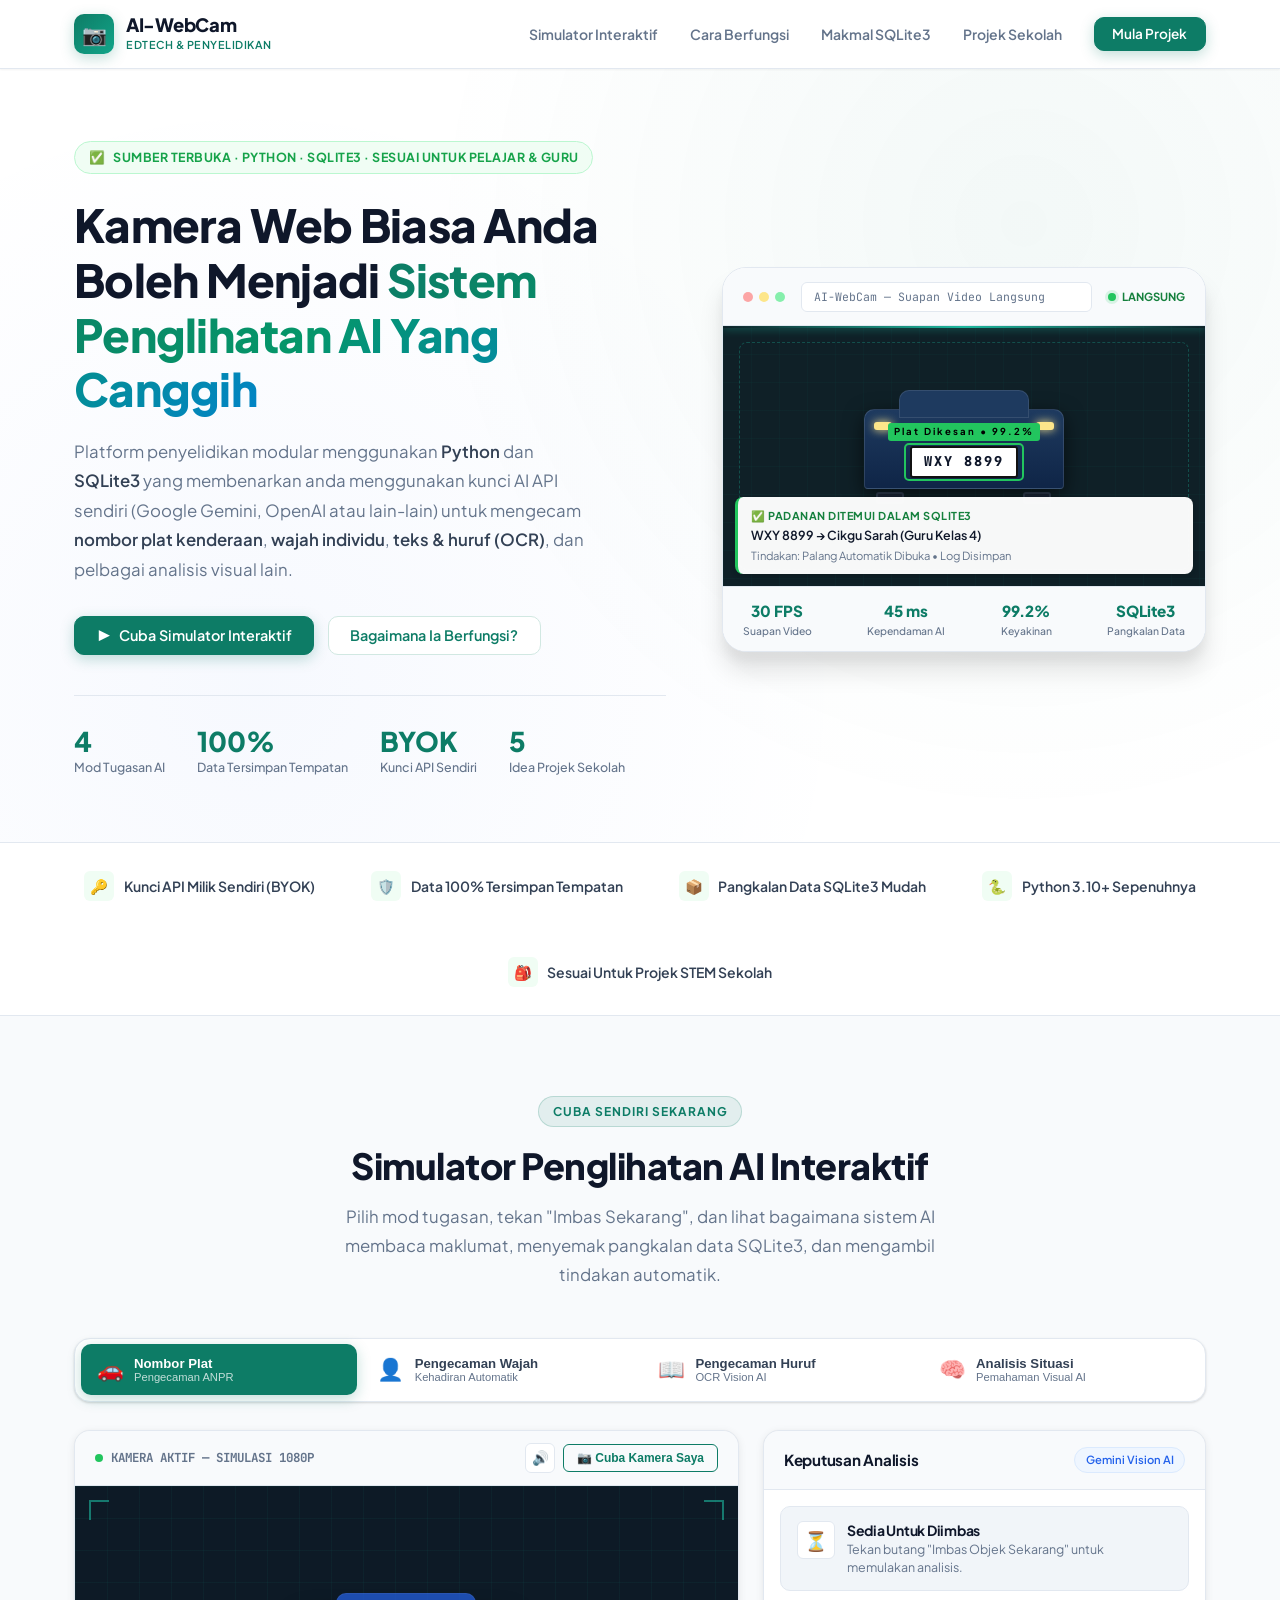
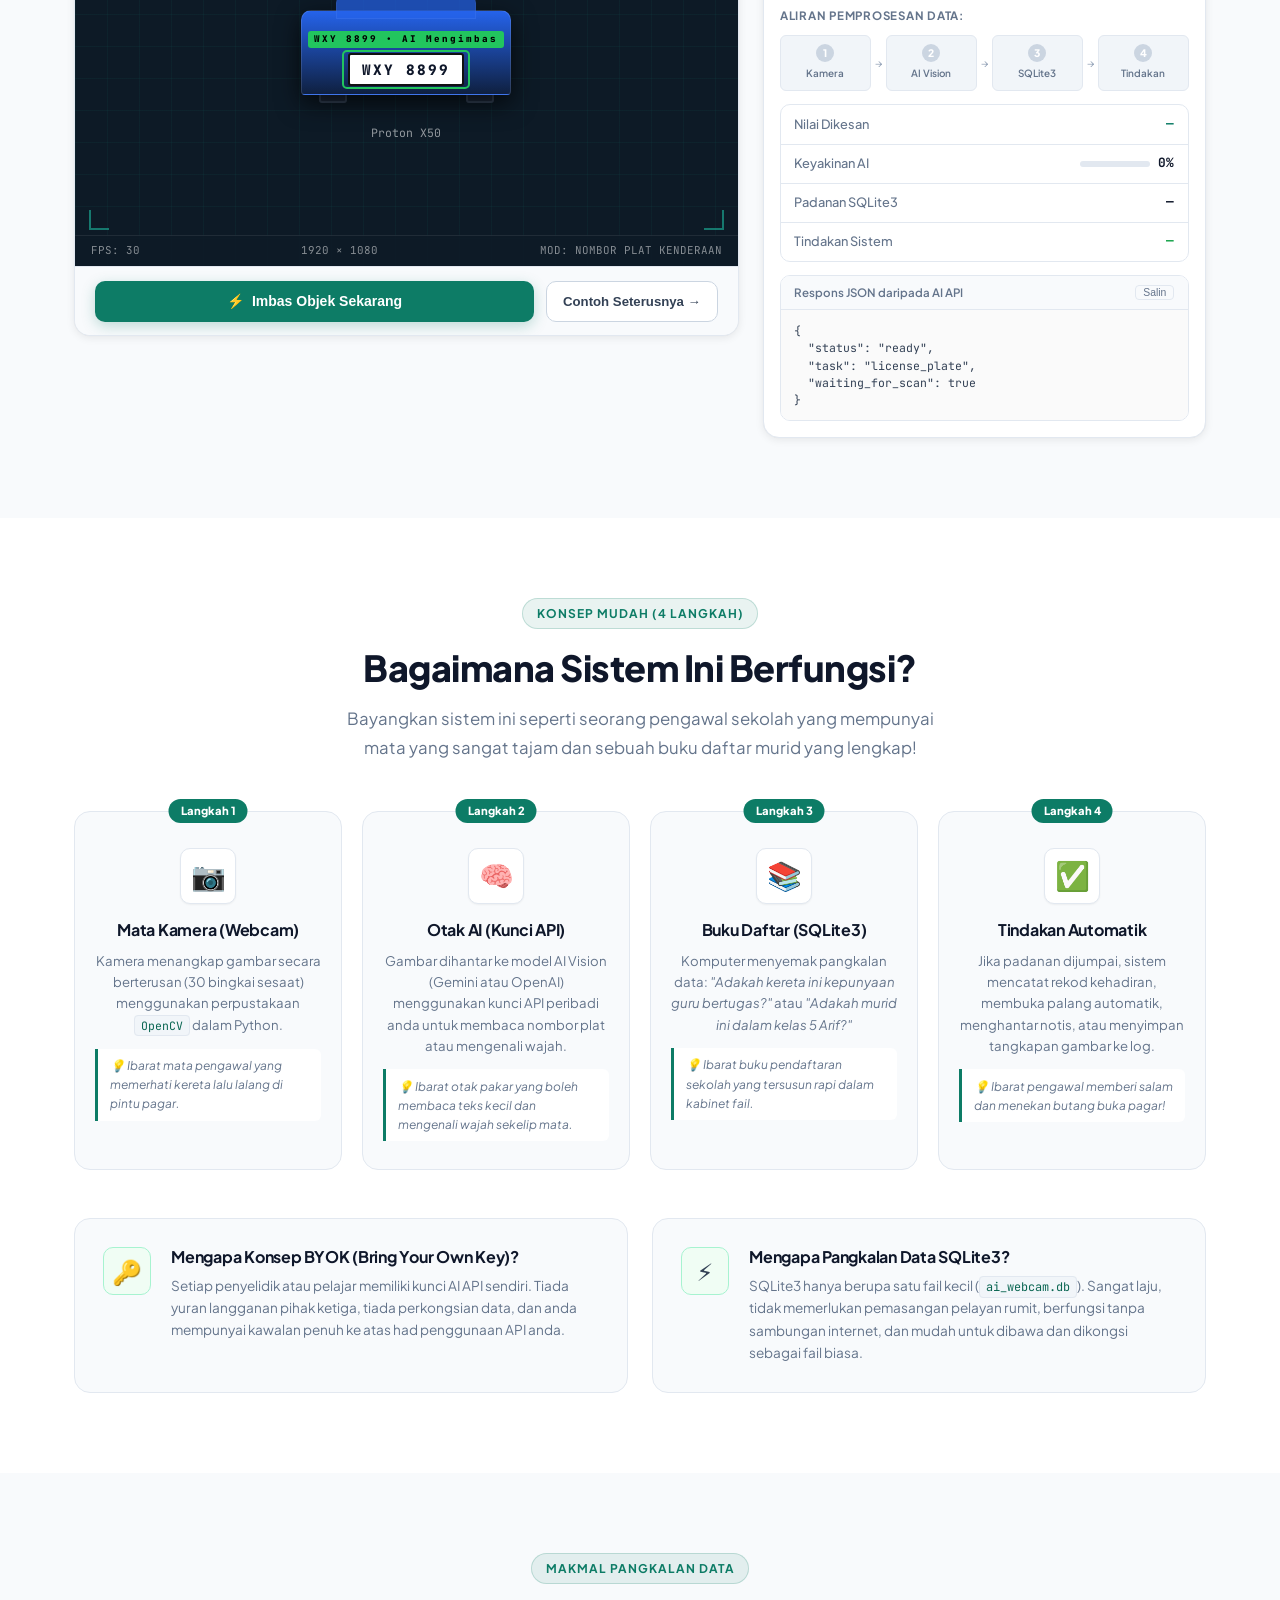
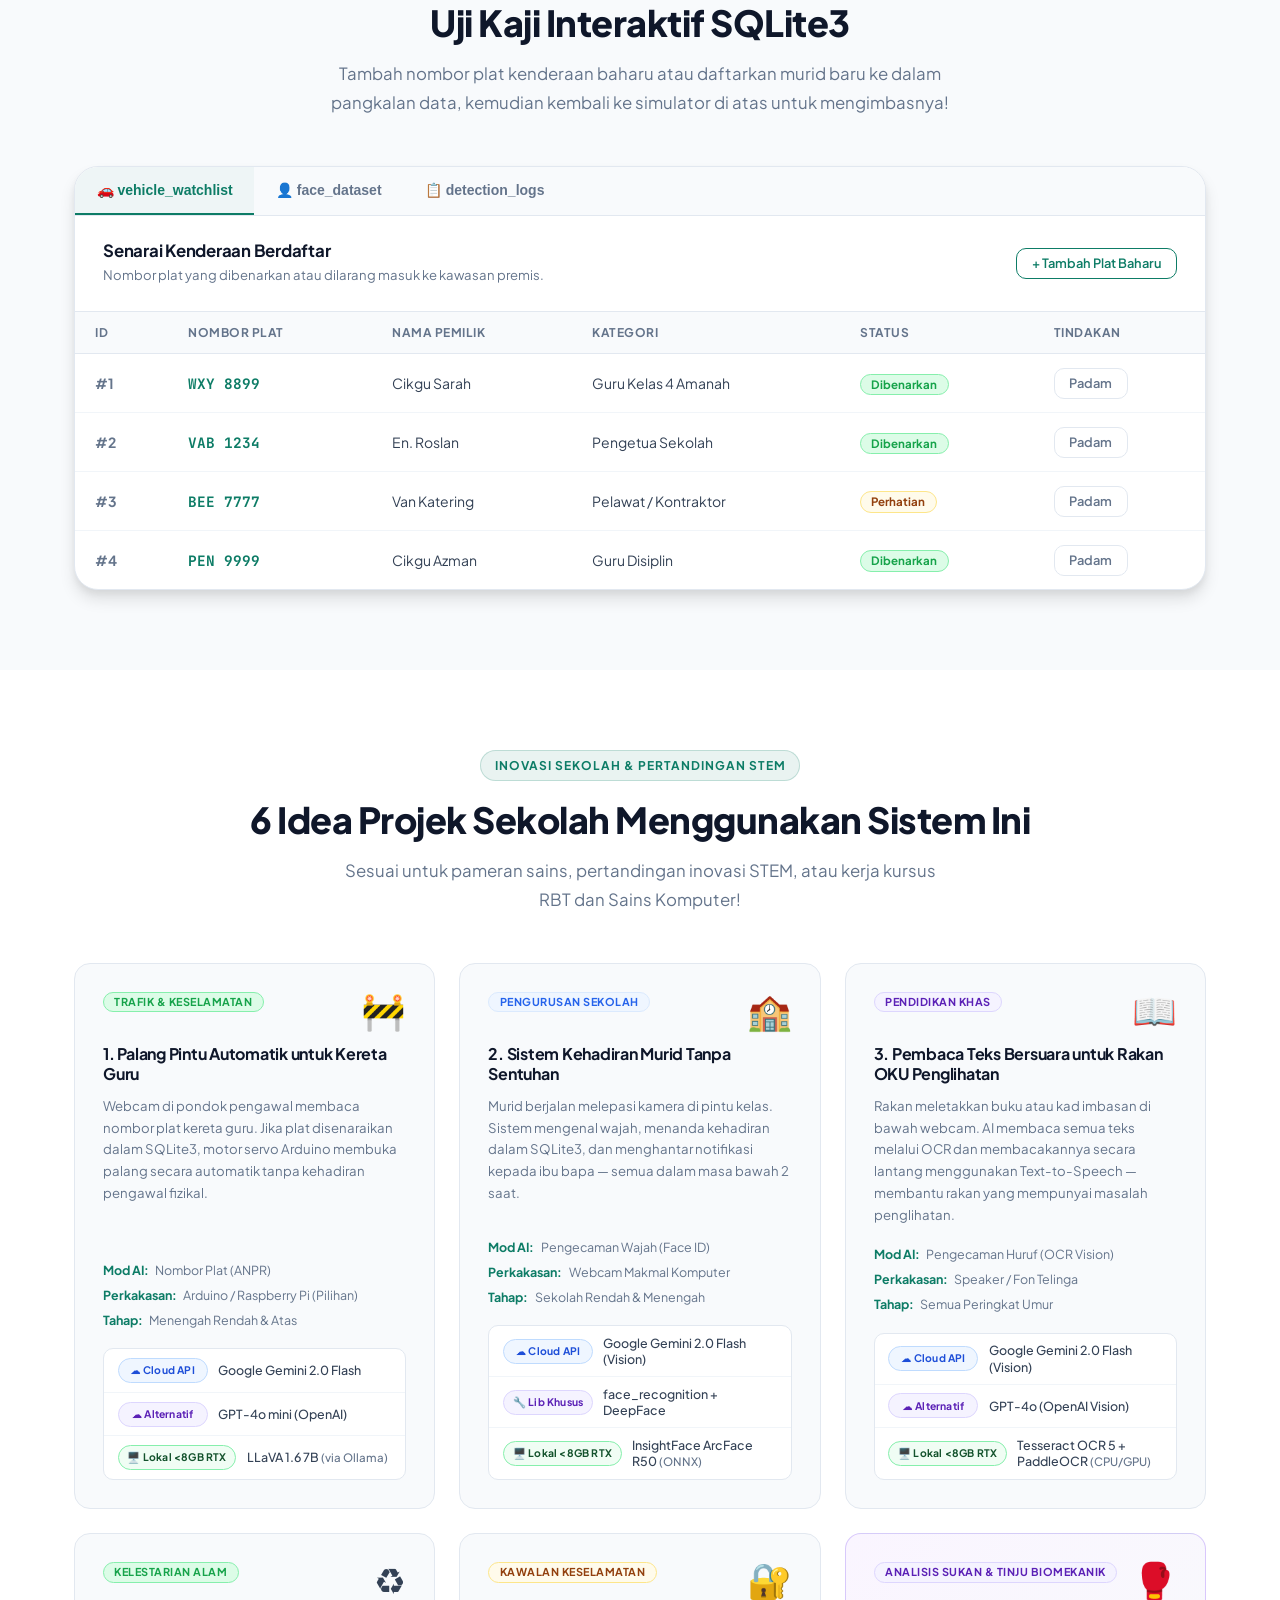
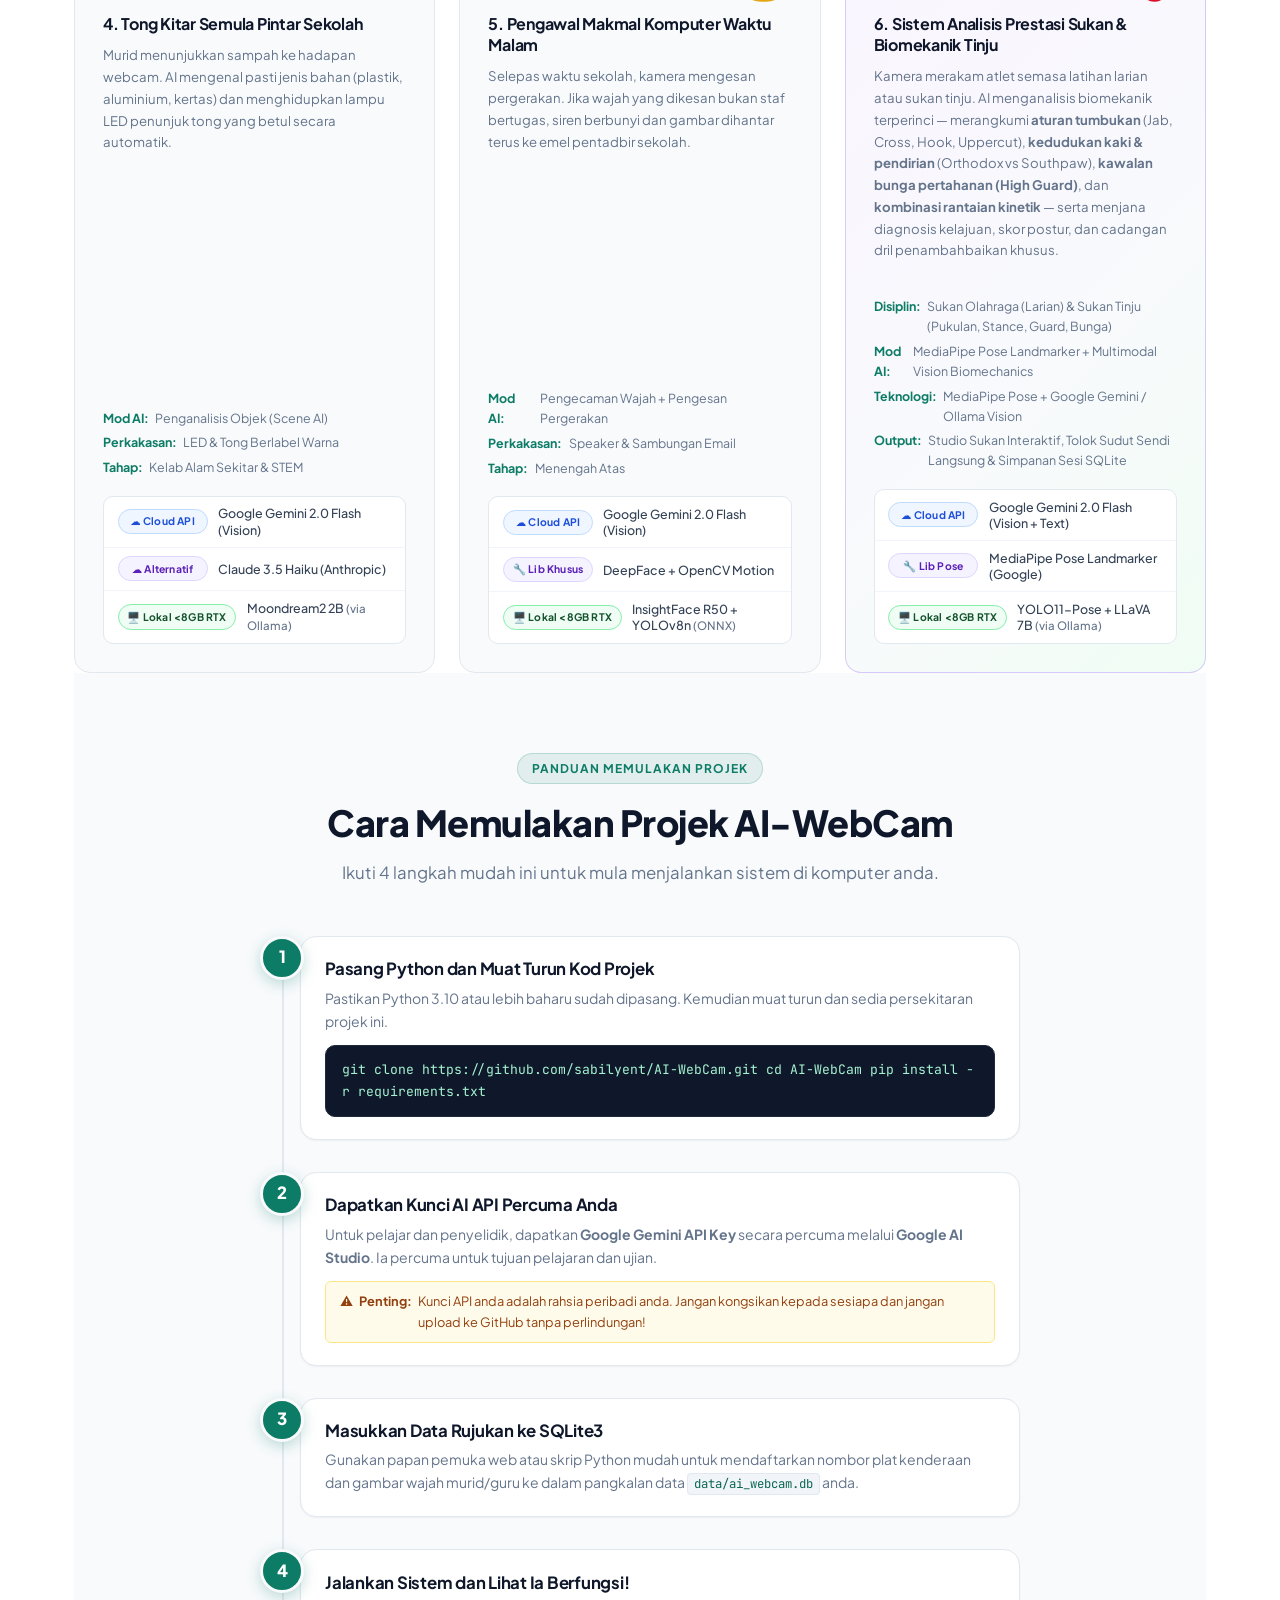
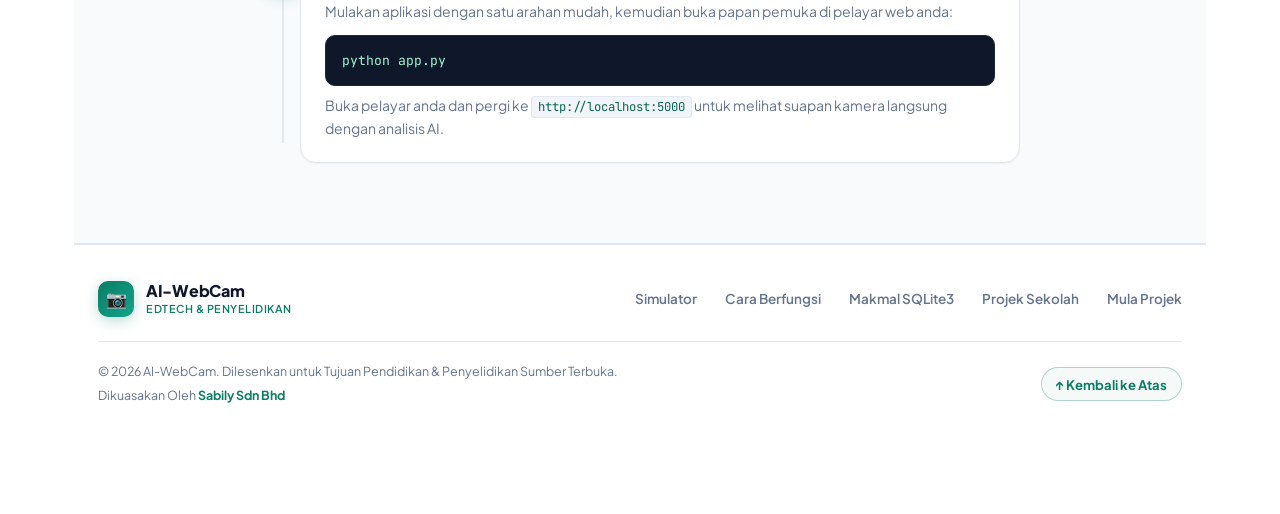
<file: docs/index.html>
<!DOCTYPE html>
<html lang="ms">

<head>
  <meta charset="UTF-8">
  <meta name="viewport" content="width=device-width, initial-scale=1.0">
  <title>AI-WebCam | Sistem Penglihatan Komputer untuk Sekolah & Penyelidikan</title>
  <meta name="description"
    content="Platform webcam berkuasa AI untuk mengecam nombor plat kenderaan, wajah, dan teks. Sesuai untuk projek inovasi sekolah dan penyelidikan sains komputer.">
  <link rel="stylesheet" href="style.css">
</head>

<body>

  <!-- ======================================================
       NAVIGATION
       ====================================================== -->
  <header class="navbar">
    <div class="nav-container">
      <a href="#hero" class="brand-logo">
        <div class="logo-icon-wrap">📷</div>
        <div class="logo-texts">
          <span class="brand-title">AI-WebCam</span>
          <span class="brand-sub">Edtech &amp; Penyelidikan</span>
        </div>
      </a>

      <nav class="nav-links">
        <a href="#simulator" class="nav-link">Simulator Interaktif</a>
        <a href="#how-it-works" class="nav-link">Cara Berfungsi</a>
        <a href="#database-lab" class="nav-link">Makmal SQLite3</a>
        <a href="#school-projects" class="nav-link">Projek Sekolah</a>
        <a href="#quick-start" class="btn btn-primary nav-cta">Mula Projek</a>
      </nav>

      <button id="mobile-menu-btn" class="mobile-menu-btn" aria-label="Buka Menu">
        <span></span><span></span><span></span>
      </button>
    </div>
  </header>


  <!-- ======================================================
       HERO
       ====================================================== -->
  <section id="hero" class="hero-section">
    <div class="container hero-grid">

      <!-- Left: Copy -->
      <div class="hero-content">
        <div class="hero-label">
          <span>✅</span>
          <span>Sumber Terbuka · Python · SQLite3 · Sesuai Untuk Pelajar &amp; Guru</span>
        </div>

        <h1 class="hero-title">
          Kamera Web Biasa Anda Boleh Menjadi
          <span class="accent-text">Sistem Penglihatan AI Yang Canggih</span>
        </h1>

        <p class="hero-desc">
          Platform penyelidikan modular menggunakan <strong>Python</strong> dan <strong>SQLite3</strong> yang
          membenarkan anda menggunakan kunci AI API sendiri (Google Gemini, OpenAI atau lain-lain) untuk mengecam
          <strong>nombor plat kenderaan</strong>, <strong>wajah individu</strong>, <strong>teks &amp; huruf
            (OCR)</strong>, dan pelbagai analisis visual lain.
        </p>

        <div class="hero-actions">
          <a href="#simulator" class="btn btn-primary">
            <span>▶</span>
            <span>Cuba Simulator Interaktif</span>
          </a>
          <a href="#how-it-works" class="btn btn-secondary">
            <span>Bagaimana Ia Berfungsi?</span>
          </a>
        </div>

        <div class="hero-stats">
          <div class="stat-item">
            <div class="stat-number">4</div>
            <div class="stat-label">Mod Tugasan AI</div>
          </div>
          <div class="stat-item">
            <div class="stat-number">100%</div>
            <div class="stat-label">Data Tersimpan Tempatan</div>
          </div>
          <div class="stat-item">
            <div class="stat-number">BYOK</div>
            <div class="stat-label">Kunci API Sendiri</div>
          </div>
          <div class="stat-item">
            <div class="stat-number">5</div>
            <div class="stat-label">Idea Projek Sekolah</div>
          </div>
        </div>
      </div>

      <!-- Right: Product Preview -->
      <div class="hero-preview-card">
        <div class="preview-topbar">
          <div class="preview-dots">
            <span class="preview-dot dot-r"></span>
            <span class="preview-dot dot-y"></span>
            <span class="preview-dot dot-g"></span>
          </div>
          <div class="preview-urlbar">AI-WebCam &mdash; Suapan Video Langsung</div>
          <div style="display:flex;align-items:center;gap:0.4rem;font-size:0.7rem;color:#15803d;font-weight:700;">
            <span class="preview-status-dot"></span>
            LANGSUNG
          </div>
        </div>

        <div class="preview-viewport">
          <div class="preview-scan-indicator"></div>

          <!-- Car Scene -->
          <div class="preview-car-scene">
            <div class="preview-car-body">
              <div class="preview-car-roof"></div>
              <div class="preview-car-lights">
                <div class="preview-light"></div>
                <div class="preview-light"></div>
              </div>
              <div class="preview-plate">
                WXY 8899
                <div class="preview-plate-bbox">
                  <span class="preview-plate-tag">Plat Dikesan &bull; 99.2%</span>
                </div>
              </div>
            </div>
            <div class="preview-car-wheels">
              <div class="preview-wheel"></div>
              <div class="preview-wheel"></div>
            </div>
          </div>

          <!-- Detection Bubble -->
          <div class="preview-result-bubble">
            <div class="bubble-result-label">✅ Padanan Ditemui dalam SQLite3</div>
            <div class="bubble-result-value">WXY 8899 → Cikgu Sarah (Guru Kelas 4)</div>
            <div class="bubble-result-sub">Tindakan: Palang Automatik Dibuka &bull; Log Disimpan</div>
          </div>
        </div>

        <div class="preview-footer">
          <div class="preview-metric">
            <span class="preview-metric-value">30 FPS</span>
            <span class="preview-metric-label">Suapan Video</span>
          </div>
          <div class="preview-metric">
            <span class="preview-metric-value">45 ms</span>
            <span class="preview-metric-label">Kependaman AI</span>
          </div>
          <div class="preview-metric">
            <span class="preview-metric-value">99.2%</span>
            <span class="preview-metric-label">Keyakinan</span>
          </div>
          <div class="preview-metric">
            <span class="preview-metric-value">SQLite3</span>
            <span class="preview-metric-label">Pangkalan Data</span>
          </div>
        </div>
      </div>

    </div>
  </section>


  <!-- ======================================================
       FEATURES STRIP
       ====================================================== -->
  <div class="features-strip">
    <div class="container">
      <div class="features-strip-grid">
        <div class="strip-feature">
          <div class="strip-icon">🔑</div>
          <span>Kunci API Milik Sendiri (BYOK)</span>
        </div>
        <div class="strip-feature">
          <div class="strip-icon">🛡️</div>
          <span>Data 100% Tersimpan Tempatan</span>
        </div>
        <div class="strip-feature">
          <div class="strip-icon">📦</div>
          <span>Pangkalan Data SQLite3 Mudah</span>
        </div>
        <div class="strip-feature">
          <div class="strip-icon">🐍</div>
          <span>Python 3.10+ Sepenuhnya</span>
        </div>
        <div class="strip-feature">
          <div class="strip-icon">🎒</div>
          <span>Sesuai Untuk Projek STEM Sekolah</span>
        </div>
      </div>
    </div>
  </div>


  <!-- ======================================================
       SIMULATOR SECTION
       ====================================================== -->
  <section id="simulator" class="simulator-section">
    <div class="container">
      <div class="text-center">
        <span class="section-label">Cuba Sendiri Sekarang</span>
        <h2 class="section-title">Simulator Penglihatan AI Interaktif</h2>
        <p class="section-subtitle">Pilih mod tugasan, tekan "Imbas Sekarang", dan lihat bagaimana sistem AI membaca
          maklumat, menyemak pangkalan data SQLite3, dan mengambil tindakan automatik.</p>
      </div>

      <!-- Mode Selector -->
      <div class="mode-tabs-wrapper" role="tablist">
        <button class="mode-tab active" data-mode="plate" role="tab">
          <span class="tab-icon">🚗</span>
          <div class="tab-info">
            <span class="tab-name">Nombor Plat</span>
            <span class="tab-desc">Pengecaman ANPR</span>
          </div>
        </button>
        <button class="mode-tab" data-mode="face" role="tab">
          <span class="tab-icon">👤</span>
          <div class="tab-info">
            <span class="tab-name">Pengecaman Wajah</span>
            <span class="tab-desc">Kehadiran Automatik</span>
          </div>
        </button>
        <button class="mode-tab" data-mode="ocr" role="tab">
          <span class="tab-icon">📖</span>
          <div class="tab-info">
            <span class="tab-name">Pengecaman Huruf</span>
            <span class="tab-desc">OCR Vision AI</span>
          </div>
        </button>
        <button class="mode-tab" data-mode="scene" role="tab">
          <span class="tab-icon">🧠</span>
          <div class="tab-info">
            <span class="tab-name">Analisis Situasi</span>
            <span class="tab-desc">Pemahaman Visual AI</span>
          </div>
        </button>
      </div>

      <!-- Workbench -->
      <div class="simulator-workbench">

        <!-- Left: Camera Panel -->
        <div class="camera-panel">
          <div class="camera-panel-topbar">
            <div class="cam-live-indicator">
              <span class="cam-status-dot"></span>
              <span id="camera-status-text">KAMERA AKTIF &mdash; SIMULASI 1080P</span>
            </div>
            <div class="cam-controls">
              <button id="sound-toggle-btn" class="cam-icon-btn" title="Pasang / Matikan Bunyi">
                <span id="sound-icon">🔊</span>
              </button>
              <button id="real-webcam-btn" class="cam-main-btn">📷 Cuba Kamera Saya</button>
            </div>
          </div>

          <!-- Viewport -->
          <div class="camera-viewport" id="screen-container">
            <!-- HUD Corners -->
            <div class="vp-corner vp-corner-tl"></div>
            <div class="vp-corner vp-corner-tr"></div>
            <div class="vp-corner vp-corner-bl"></div>
            <div class="vp-corner vp-corner-br"></div>

            <!-- Laser Line -->
            <div class="laser-scanner-line" id="laser-line"></div>

            <!-- Simulation Display Area -->
            <div class="simulation-display" id="sim-display"></div>

            <!-- Real Camera (Hidden by default) -->
            <video id="real-video-feed" autoplay playsinline muted class="real-video-feed hidden"></video>
            <canvas id="real-canvas-overlay" class="real-canvas-overlay hidden"></canvas>

            <!-- HUD Bottom Bar -->
            <div class="vp-hud-bar">
              <span id="hud-fps">FPS: 30</span>
              <span id="hud-resolution">1920 × 1080</span>
              <span id="hud-mode-display">MOD: NOMBOR PLAT KENDERAAN</span>
            </div>
          </div>

          <!-- Action Toolbar -->
          <div class="camera-actions">
            <button id="trigger-scan-btn" class="btn-scan">
              <span>⚡</span>
              <span>Imbas Objek Sekarang</span>
            </button>
            <button id="next-sample-btn" class="btn-next-sample">
              Contoh Seterusnya →
            </button>
          </div>
        </div>

        <!-- Right: Analysis Panel -->
        <div class="analysis-panel">
          <div class="analysis-panel-header">
            <h3>Keputusan Analisis</h3>
            <span class="provider-tag" id="api-provider-badge">Gemini Vision AI</span>
          </div>

          <!-- Result Status -->
          <div class="result-card" id="result-banner">
            <div class="result-card-icon" id="result-icon-box">⏳</div>
            <div class="result-card-body">
              <h4 id="result-title">Sedia Untuk Diimbas</h4>
              <p id="result-subtitle">Tekan butang "Imbas Objek Sekarang" untuk memulakan analisis.</p>
            </div>
          </div>

          <!-- Pipeline Tracker -->
          <div class="pipeline-section">
            <span class="pipeline-title">Aliran Pemprosesan Data:</span>
            <div class="pipeline-steps">
              <div class="pipeline-step" id="step-cam">
                <div class="step-num">1</div>
                <span class="step-lbl">Kamera</span>
              </div>
              <div class="pipeline-arrow">→</div>
              <div class="pipeline-step" id="step-ai">
                <div class="step-num">2</div>
                <span class="step-lbl">AI Vision</span>
              </div>
              <div class="pipeline-arrow">→</div>
              <div class="pipeline-step" id="step-db">
                <div class="step-num">3</div>
                <span class="step-lbl">SQLite3</span>
              </div>
              <div class="pipeline-arrow">→</div>
              <div class="pipeline-step" id="step-action">
                <div class="step-num">4</div>
                <span class="step-lbl">Tindakan</span>
              </div>
            </div>
          </div>

          <!-- Detection Detail Table -->
          <div class="detection-details">
            <div class="detail-row">
              <span class="detail-label">Nilai Dikesan</span>
              <span class="detail-value accent" id="info-value">—</span>
            </div>
            <div class="detail-row">
              <span class="detail-label">Keyakinan AI</span>
              <div class="confidence-wrapper">
                <div class="confidence-track">
                  <div class="confidence-fill" id="confidence-bar" style="width:0%"></div>
                </div>
                <span class="detail-value" id="confidence-text">0%</span>
              </div>
            </div>
            <div class="detail-row">
              <span class="detail-label">Padanan SQLite3</span>
              <span class="detail-value" id="info-match">—</span>
            </div>
            <div class="detail-row">
              <span class="detail-label">Tindakan Sistem</span>
              <span class="detail-value success" id="info-action">—</span>
            </div>
          </div>

          <!-- JSON Inspector -->
          <div class="json-inspector">
            <div class="json-inspector-header">
              <span>Respons JSON daripada AI API</span>
              <button id="copy-json-btn" class="copy-json-btn">Salin</button>
            </div>
            <pre class="json-code" id="json-code">{
  "status": "ready",
  "task": "license_plate",
  "waiting_for_scan": true
}</pre>
          </div>

        </div><!-- /analysis-panel -->
      </div><!-- /simulator-workbench -->
    </div>
  </section>


  <!-- ======================================================
       HOW IT WORKS
       ====================================================== -->
  <section id="how-it-works" class="how-section">
    <div class="container">
      <div class="text-center">
        <span class="section-label">Konsep Mudah (4 Langkah)</span>
        <h2 class="section-title">Bagaimana Sistem Ini Berfungsi?</h2>
        <p class="section-subtitle">
          Bayangkan sistem ini seperti seorang pengawal sekolah yang mempunyai mata yang sangat tajam dan sebuah buku
          daftar murid yang lengkap!
        </p>
      </div>

      <div class="steps-row">
        <!-- Step 1 -->
        <div class="step-card">
          <span class="step-badge">Langkah 1</span>
          <div class="step-icon-wrap">📷</div>
          <h3>Mata Kamera (Webcam)</h3>
          <p>Kamera menangkap gambar secara berterusan (30 bingkai sesaat) menggunakan perpustakaan <code>OpenCV</code>
            dalam Python.</p>
          <div class="step-analogy">💡 Ibarat mata pengawal yang memerhati kereta lalu lalang di pintu pagar.</div>
        </div>

        <!-- Step 2 -->
        <div class="step-card">
          <span class="step-badge">Langkah 2</span>
          <div class="step-icon-wrap">🧠</div>
          <h3>Otak AI (Kunci API)</h3>
          <p>Gambar dihantar ke model AI Vision (Gemini atau OpenAI) menggunakan kunci API peribadi anda untuk membaca
            nombor plat atau mengenali wajah.</p>
          <div class="step-analogy">💡 Ibarat otak pakar yang boleh membaca teks kecil dan mengenali wajah sekelip mata.
          </div>
        </div>

        <!-- Step 3 -->
        <div class="step-card">
          <span class="step-badge">Langkah 3</span>
          <div class="step-icon-wrap">📚</div>
          <h3>Buku Daftar (SQLite3)</h3>
          <p>Komputer menyemak pangkalan data: <em>"Adakah kereta ini kepunyaan guru bertugas?"</em> atau <em>"Adakah
              murid ini dalam kelas 5 Arif?"</em></p>
          <div class="step-analogy">💡 Ibarat buku pendaftaran sekolah yang tersusun rapi dalam kabinet fail.</div>
        </div>

        <!-- Step 4 -->
        <div class="step-card">
          <span class="step-badge">Langkah 4</span>
          <div class="step-icon-wrap">✅</div>
          <h3>Tindakan Automatik</h3>
          <p>Jika padanan dijumpai, sistem mencatat rekod kehadiran, membuka palang automatik, menghantar notis, atau
            menyimpan tangkapan gambar ke log.</p>
          <div class="step-analogy">💡 Ibarat pengawal memberi salam dan menekan butang buka pagar!</div>
        </div>
      </div>

      <!-- Why SQLite & BYOK -->
      <div class="why-grid">
        <div class="why-card">
          <div class="why-card-icon">🔑</div>
          <div class="why-card-body">
            <h4>Mengapa Konsep BYOK (Bring Your Own Key)?</h4>
            <p>Setiap penyelidik atau pelajar memiliki kunci AI API sendiri. Tiada yuran langganan pihak ketiga, tiada
              perkongsian data, dan anda mempunyai kawalan penuh ke atas had penggunaan API anda.</p>
          </div>
        </div>
        <div class="why-card">
          <div class="why-card-icon">⚡</div>
          <div class="why-card-body">
            <h4>Mengapa Pangkalan Data SQLite3?</h4>
            <p>SQLite3 hanya berupa satu fail kecil (<code>ai_webcam.db</code>). Sangat laju, tidak memerlukan
              pemasangan pelayan rumit, berfungsi tanpa sambungan internet, dan mudah untuk dibawa dan dikongsi sebagai
              fail biasa.</p>
          </div>
        </div>
      </div>
    </div>
  </section>


  <!-- ======================================================
       SQLite3 LAB SECTION
       ====================================================== -->
  <section id="database-lab" class="lab-section">
    <div class="container">
      <div class="text-center">
        <span class="section-label">Makmal Pangkalan Data</span>
        <h2 class="section-title">Uji Kaji Interaktif SQLite3</h2>
        <p class="section-subtitle">
          Tambah nombor plat kenderaan baharu atau daftarkan murid baru ke dalam pangkalan data, kemudian kembali ke
          simulator di atas untuk mengimbasnya!
        </p>
      </div>

      <div class="db-lab-card">
        <!-- DB Tab Nav -->
        <div class="db-tab-nav" role="tablist">
          <button class="db-tab-btn active" data-dbtab="plates" role="tab">🚗 vehicle_watchlist</button>
          <button class="db-tab-btn" data-dbtab="faces" role="tab">👤 face_dataset</button>
          <button class="db-tab-btn" data-dbtab="logs" role="tab">📋 detection_logs</button>
        </div>

        <!-- Panel: Plates -->
        <div class="db-panel active" id="db-panel-plates">
          <div class="db-panel-header">
            <div class="db-panel-header-text">
              <h3>Senarai Kenderaan Berdaftar</h3>
              <p>Nombor plat yang dibenarkan atau dilarang masuk ke kawasan premis.</p>
            </div>
            <button id="add-plate-modal-btn" class="btn btn-outline btn-sm">+ Tambah Plat Baharu</button>
          </div>
          <div class="table-responsive">
            <table class="sqlite-table" id="plates-table">
              <thead>
                <tr>
                  <th>ID</th>
                  <th>Nombor Plat</th>
                  <th>Nama Pemilik</th>
                  <th>Kategori</th>
                  <th>Status</th>
                  <th>Tindakan</th>
                </tr>
              </thead>
              <tbody id="plates-table-body"></tbody>
            </table>
          </div>
        </div>

        <!-- Panel: Faces -->
        <div class="db-panel" id="db-panel-faces">
          <div class="db-panel-header">
            <div class="db-panel-header-text">
              <h3>Set Data Wajah Rujukan</h3>
              <p>Gambar dan maklumat murid, guru, dan pengawas untuk sistem kehadiran automatik.</p>
            </div>
            <button id="add-face-modal-btn" class="btn btn-outline btn-sm">+ Daftar Murid Baharu</button>
          </div>
          <div class="table-responsive">
            <table class="sqlite-table" id="faces-table">
              <thead>
                <tr>
                  <th>ID</th>
                  <th>Avatar</th>
                  <th>Nama Penuh</th>
                  <th>Kelas / Jawatan</th>
                  <th>Kategori</th>
                  <th>Status</th>
                </tr>
              </thead>
              <tbody id="faces-table-body"></tbody>
            </table>
          </div>
        </div>

        <!-- Panel: Logs -->
        <div class="db-panel" id="db-panel-logs">
          <div class="db-panel-header">
            <div class="db-panel-header-text">
              <h3>Log Pengesanan Sistem</h3>
              <p>Setiap imbasan dalam simulator direkodkan secara automatik di sini sebagai simulasi log SQLite3.</p>
            </div>
            <button id="clear-logs-btn" class="btn btn-ghost btn-sm">Kosongkan Log</button>
          </div>
          <div class="table-responsive">
            <table class="sqlite-table" id="logs-table">
              <thead>
                <tr>
                  <th>Log ID</th>
                  <th>Masa &amp; Tarikh</th>
                  <th>Mod Tugasan</th>
                  <th>Nilai Dikesan</th>
                  <th>Keyakinan AI</th>
                  <th>Status</th>
                </tr>
              </thead>
              <tbody id="logs-table-body"></tbody>
            </table>
          </div>
        </div>

      </div><!-- /db-lab-card -->
    </div>
  </section>


  <!-- ======================================================
       SCHOOL PROJECTS SECTION
       ====================================================== -->
  <section id="school-projects" class="projects-section">
    <div class="container">
      <div class="text-center">
        <span class="section-label">Inovasi Sekolah &amp; Pertandingan STEM</span>
        <h2 class="section-title">6 Idea Projek Sekolah Menggunakan Sistem Ini</h2>
        <p class="section-subtitle">
          Sesuai untuk pameran sains, pertandingan inovasi STEM, atau kerja kursus RBT dan Sains Komputer!
        </p>
      </div>

      <div class="projects-grid">

        <!-- Project 1 -->
        <div class="project-card">
          <div class="project-card-top">
            <span class="badge badge-success project-tag">Trafik &amp; Keselamatan</span>
            <span class="project-icon">🚧</span>
          </div>
          <h3>1. Palang Pintu Automatik untuk Kereta Guru</h3>
          <p>Webcam di pondok pengawal membaca nombor plat kereta guru. Jika plat disenaraikan dalam SQLite3, motor
            servo Arduino membuka palang secara automatik tanpa kehadiran pengawal fizikal.</p>
          <ul class="project-specs">
            <li><strong>Mod AI:</strong> Nombor Plat (ANPR)</li>
            <li><strong>Perkakasan:</strong> Arduino / Raspberry Pi (Pilihan)</li>
            <li><strong>Tahap:</strong> Menengah Rendah &amp; Atas</li>
          </ul>
          <div class="ai-model-block">
            <div class="ai-model-row">
              <span class="ai-provider-badge cloud">☁️ Cloud API</span>
              <span class="ai-model-name">Google Gemini 2.0 Flash</span>
            </div>
            <div class="ai-model-row">
              <span class="ai-provider-badge cloud alt">☁️ Alternatif</span>
              <span class="ai-model-name">GPT-4o mini (OpenAI)</span>
            </div>
            <div class="ai-model-row">
              <span class="ai-provider-badge local">🖥️ Lokal &lt;8GB RTX</span>
              <span class="ai-model-name">LLaVA 1.6 7B <em>(via Ollama)</em></span>
            </div>
          </div>
        </div>

        <!-- Project 2 -->
        <div class="project-card">
          <div class="project-card-top">
            <span class="badge badge-blue project-tag">Pengurusan Sekolah</span>
            <span class="project-icon">🏫</span>
          </div>
          <h3>2. Sistem Kehadiran Murid Tanpa Sentuhan</h3>
          <p>Murid berjalan melepasi kamera di pintu kelas. Sistem mengenal wajah, menanda kehadiran dalam SQLite3, dan
            menghantar notifikasi kepada ibu bapa &mdash; semua dalam masa bawah 2 saat.</p>
          <ul class="project-specs">
            <li><strong>Mod AI:</strong> Pengecaman Wajah (Face ID)</li>
            <li><strong>Perkakasan:</strong> Webcam Makmal Komputer</li>
            <li><strong>Tahap:</strong> Sekolah Rendah &amp; Menengah</li>
          </ul>
          <div class="ai-model-block">
            <div class="ai-model-row">
              <span class="ai-provider-badge cloud">☁️ Cloud API</span>
              <span class="ai-model-name">Google Gemini 2.0 Flash (Vision)</span>
            </div>
            <div class="ai-model-row">
              <span class="ai-provider-badge cloud alt">🔧 Lib Khusus</span>
              <span class="ai-model-name">face_recognition + DeepFace</span>
            </div>
            <div class="ai-model-row">
              <span class="ai-provider-badge local">🖥️ Lokal &lt;8GB RTX</span>
              <span class="ai-model-name">InsightFace ArcFace R50 <em>(ONNX)</em></span>
            </div>
          </div>
        </div>

        <!-- Project 3 -->
        <div class="project-card">
          <div class="project-card-top">
            <span class="badge badge-purple project-tag">Pendidikan Khas</span>
            <span class="project-icon">📖</span>
          </div>
          <h3>3. Pembaca Teks Bersuara untuk Rakan OKU Penglihatan</h3>
          <p>Rakan meletakkan buku atau kad imbasan di bawah webcam. AI membaca semua teks melalui OCR dan membacakannya
            secara lantang menggunakan Text-to-Speech &mdash; membantu rakan yang mempunyai masalah penglihatan.</p>
          <ul class="project-specs">
            <li><strong>Mod AI:</strong> Pengecaman Huruf (OCR Vision)</li>
            <li><strong>Perkakasan:</strong> Speaker / Fon Telinga</li>
            <li><strong>Tahap:</strong> Semua Peringkat Umur</li>
          </ul>
          <div class="ai-model-block">
            <div class="ai-model-row">
              <span class="ai-provider-badge cloud">☁️ Cloud API</span>
              <span class="ai-model-name">Google Gemini 2.0 Flash (Vision)</span>
            </div>
            <div class="ai-model-row">
              <span class="ai-provider-badge cloud alt">☁️ Alternatif</span>
              <span class="ai-model-name">GPT-4o (OpenAI Vision)</span>
            </div>
            <div class="ai-model-row">
              <span class="ai-provider-badge local">🖥️ Lokal &lt;8GB RTX</span>
              <span class="ai-model-name">Tesseract OCR 5 + PaddleOCR <em>(CPU/GPU)</em></span>
            </div>
          </div>
        </div>

        <!-- Project 4 -->
        <div class="project-card">
          <div class="project-card-top">
            <span class="badge badge-success project-tag">Kelestarian Alam</span>
            <span class="project-icon">♻️</span>
          </div>
          <h3>4. Tong Kitar Semula Pintar Sekolah</h3>
          <p>Murid menunjukkan sampah ke hadapan webcam. AI mengenal pasti jenis bahan (plastik, aluminium, kertas) dan
            menghidupkan lampu LED penunjuk tong yang betul secara automatik.</p>
          <ul class="project-specs">
            <li><strong>Mod AI:</strong> Penganalisis Objek (Scene AI)</li>
            <li><strong>Perkakasan:</strong> LED &amp; Tong Berlabel Warna</li>
            <li><strong>Tahap:</strong> Kelab Alam Sekitar &amp; STEM</li>
          </ul>
          <div class="ai-model-block">
            <div class="ai-model-row">
              <span class="ai-provider-badge cloud">☁️ Cloud API</span>
              <span class="ai-model-name">Google Gemini 2.0 Flash (Vision)</span>
            </div>
            <div class="ai-model-row">
              <span class="ai-provider-badge cloud alt">☁️ Alternatif</span>
              <span class="ai-model-name">Claude 3.5 Haiku (Anthropic)</span>
            </div>
            <div class="ai-model-row">
              <span class="ai-provider-badge local">🖥️ Lokal &lt;8GB RTX</span>
              <span class="ai-model-name">Moondream2 2B <em>(via Ollama)</em></span>
            </div>
          </div>
        </div>

        <!-- Project 5 -->
        <div class="project-card">
          <div class="project-card-top">
            <span class="badge badge-warning project-tag">Kawalan Keselamatan</span>
            <span class="project-icon">🔐</span>
          </div>
          <h3>5. Pengawal Makmal Komputer Waktu Malam</h3>
          <p>Selepas waktu sekolah, kamera mengesan pergerakan. Jika wajah yang dikesan bukan staf bertugas, siren
            berbunyi dan gambar dihantar terus ke emel pentadbir sekolah.</p>
          <ul class="project-specs">
            <li><strong>Mod AI:</strong> Pengecaman Wajah + Pengesan Pergerakan</li>
            <li><strong>Perkakasan:</strong> Speaker &amp; Sambungan Email</li>
            <li><strong>Tahap:</strong> Menengah Atas</li>
          </ul>
          <div class="ai-model-block">
            <div class="ai-model-row">
              <span class="ai-provider-badge cloud">☁️ Cloud API</span>
              <span class="ai-model-name">Google Gemini 2.0 Flash (Vision)</span>
            </div>
            <div class="ai-model-row">
              <span class="ai-provider-badge cloud alt">🔧 Lib Khusus</span>
              <span class="ai-model-name">DeepFace + OpenCV Motion</span>
            </div>
            <div class="ai-model-row">
              <span class="ai-provider-badge local">🖥️ Lokal &lt;8GB RTX</span>
              <span class="ai-model-name">InsightFace R50 + YOLOv8n <em>(ONNX)</em></span>
            </div>
          </div>
        </div>

        <!-- Project 6: Sports Analysis -->
        <div class="project-card project-card--featured">
          <div class="project-card-top">
            <span class="badge badge-purple project-tag">Analisis Sukan &amp; Tinju Biomekanik</span>
            <span class="project-icon">🥊</span>
          </div>
          <h3>6. Sistem Analisis Prestasi Sukan &amp; Biomekanik Tinju</h3>
          <p>
            Kamera merakam atlet semasa latihan larian atau sukan tinju. AI menganalisis biomekanik terperinci &mdash;
            merangkumi <strong>aturan tumbukan</strong> (Jab, Cross, Hook, Uppercut), <strong>kedudukan kaki &amp; pendirian</strong> (Orthodox vs Southpaw),
            <strong>kawalan bunga pertahanan (High Guard)</strong>, dan <strong>kombinasi rantaian kinetik</strong> &mdash; serta menjana
            diagnosis kelajuan, skor postur, dan cadangan dril penambahbaikan khusus.
          </p>

          <ul class="project-specs" style="margin-top: 1rem;">
            <li><strong>Disiplin:</strong> Sukan Olahraga (Larian) &amp; Sukan Tinju (Pukulan, Stance, Guard, Bunga)</li>
            <li><strong>Mod AI:</strong> MediaPipe Pose Landmarker + Multimodal Vision Biomechanics</li>
            <li><strong>Teknologi:</strong> MediaPipe Pose + Google Gemini / Ollama Vision</li>
            <li><strong>Output:</strong> Studio Sukan Interaktif, Tolok Sudut Sendi Langsung &amp; Simpanan Sesi SQLite</li>
          </ul>
          <div class="ai-model-block">
            <div class="ai-model-row">
              <span class="ai-provider-badge cloud">☁️ Cloud API</span>
              <span class="ai-model-name">Google Gemini 2.0 Flash (Vision + Text)</span>
            </div>
            <div class="ai-model-row">
              <span class="ai-provider-badge cloud alt">🔧 Lib Pose</span>
              <span class="ai-model-name">MediaPipe Pose Landmarker (Google)</span>
            </div>
            <div class="ai-model-row">
              <span class="ai-provider-badge local">🖥️ Lokal &lt;8GB RTX</span>
              <span class="ai-model-name">YOLO11-Pose + LLaVA 7B <em>(via Ollama)</em></span>
            </div>
          </div>
        </div>

      </div>





      <!-- ======================================================
       QUICK START SECTION
       ====================================================== -->
      <section id="quick-start" class="quickstart-section">
        <div class="container">
          <div class="text-center">
            <span class="section-label">Panduan Memulakan Projek</span>
            <h2 class="section-title">Cara Memulakan Projek AI-WebCam</h2>
            <p class="section-subtitle">
              Ikuti 4 langkah mudah ini untuk mula menjalankan sistem di komputer anda.
            </p>
          </div>

          <div class="quickstart-timeline">

            <div class="qs-step">
              <div class="qs-marker">1</div>
              <div class="qs-content">
                <h3>Pasang Python dan Muat Turun Kod Projek</h3>
                <p>Pastikan Python 3.10 atau lebih baharu sudah dipasang. Kemudian muat turun dan sedia persekitaran
                  projek
                  ini.</p>
                <div class="code-block">git clone https://github.com/sabilyent/AI-WebCam.git
                  cd AI-WebCam
                  pip install -r requirements.txt</div>
              </div>
            </div>

            <div class="qs-step">
              <div class="qs-marker">2</div>
              <div class="qs-content">
                <h3>Dapatkan Kunci AI API Percuma Anda</h3>
                <p>Untuk pelajar dan penyelidik, dapatkan <strong>Google Gemini API Key</strong> secara percuma melalui
                  <strong>Google AI Studio</strong>. Ia percuma untuk tujuan pelajaran dan ujian.
                </p>
                <div class="tip-box">
                  ⚠️ <strong>Penting:</strong> Kunci API anda adalah rahsia peribadi anda. Jangan kongsikan kepada
                  sesiapa
                  dan jangan upload ke GitHub tanpa perlindungan!
                </div>
              </div>
            </div>

            <div class="qs-step">
              <div class="qs-marker">3</div>
              <div class="qs-content">
                <h3>Masukkan Data Rujukan ke SQLite3</h3>
                <p>Gunakan papan pemuka web atau skrip Python mudah untuk mendaftarkan nombor plat kenderaan dan gambar
                  wajah murid/guru ke dalam pangkalan data <code>data/ai_webcam.db</code> anda.</p>
              </div>
            </div>

            <div class="qs-step">
              <div class="qs-marker">4</div>
              <div class="qs-content">
                <h3>Jalankan Sistem dan Lihat Ia Berfungsi!</h3>
                <p>Mulakan aplikasi dengan satu arahan mudah, kemudian buka papan pemuka di pelayar web anda:</p>
                <div class="code-block">python app.py</div>
                <p style="margin-top: 0.5rem;">Buka pelayar anda dan pergi ke <code>http://localhost:5000</code> untuk
                  melihat suapan kamera langsung dengan analisis AI.</p>
              </div>
            </div>

          </div>
        </div>
      </section>


      <!-- ======================================================
       MODALS
       ====================================================== -->

      <!-- Modal: Add Plate -->
      <div class="modal-backdrop hidden" id="plate-modal">
        <div class="modal-box">
          <div class="modal-header">
            <h3>Tambah Nombor Plat Baharu</h3>
            <button class="modal-close" id="close-plate-modal">✕</button>
          </div>
          <div class="modal-body">
            <form id="add-plate-form">
              <div class="form-group">
                <label for="input-plate-no">Nombor Plat Kenderaan</label>
                <input type="text" id="input-plate-no" placeholder="Contoh: VAB 1234" required>
              </div>
              <div class="form-group">
                <label for="input-owner-name">Nama Pemilik</label>
                <input type="text" id="input-owner-name" placeholder="Contoh: Cikgu Halim" required>
              </div>
              <div class="form-group">
                <label for="input-role">Kategori / Peranan</label>
                <select id="input-role">
                  <option value="Guru / Staf">Guru / Staf</option>
                  <option value="Ibu Bapa VIP">Ibu Bapa / VIP</option>
                  <option value="Bas Sekolah">Bas Sekolah</option>
                  <option value="Pelawat">Pelawat / Kontraktor</option>
                  <option value="Dilarang / Senarai Hitam">Dilarang (Senarai Hitam)</option>
                </select>
              </div>
            </form>
          </div>
          <div class="modal-footer">
            <button type="button" class="btn btn-ghost" id="cancel-plate-modal">Batal</button>
            <button type="submit" form="add-plate-form" class="btn btn-primary">Simpan ke SQLite3</button>
          </div>
        </div>
      </div>

      <!-- Modal: Add Face -->
      <div class="modal-backdrop hidden" id="face-modal">
        <div class="modal-box">
          <div class="modal-header">
            <h3>Daftar Murid / Guru Baharu</h3>
            <button class="modal-close" id="close-face-modal">✕</button>
          </div>
          <div class="modal-body">
            <form id="add-face-form">
              <div class="form-group">
                <label for="input-student-name">Nama Penuh</label>
                <input type="text" id="input-student-name" placeholder="Contoh: Nurul Huda binti Rosli" required>
              </div>
              <div class="form-group">
                <label for="input-student-class">Kelas / Jawatan</label>
                <input type="text" id="input-student-class" placeholder="Contoh: 4 Sains 1 / Guru Matematik" required>
              </div>
              <div class="form-group">
                <label for="input-student-category">Kategori</label>
                <select id="input-student-category">
                  <option value="Murid">Murid</option>
                  <option value="Pengawas">Pengawas</option>
                  <option value="Guru">Guru</option>
                </select>
              </div>
            </form>
          </div>
          <div class="modal-footer">
            <button type="button" class="btn btn-ghost" id="cancel-face-modal">Batal</button>
            <button type="submit" form="add-face-form" class="btn btn-primary">Simpan ke SQLite3</button>
          </div>
        </div>
      </div>


      <!-- ======================================================
       FOOTER
       ====================================================== -->
      <footer class="footer">
        <div class="container">
          <div class="footer-top">
            <a href="#hero" class="brand-logo" style="text-decoration:none;">
              <div class="logo-icon-wrap" style="width:36px;height:36px;font-size:1.05rem;">📷</div>
              <div class="logo-texts">
                <span class="brand-title" style="font-size:1rem;">AI-WebCam</span>
                <span class="brand-sub">Edtech &amp; Penyelidikan</span>
              </div>
            </a>
            <nav class="footer-nav">
              <a href="#simulator" class="footer-nav-link">Simulator</a>
              <a href="#how-it-works" class="footer-nav-link">Cara Berfungsi</a>
              <a href="#database-lab" class="footer-nav-link">Makmal SQLite3</a>
              <a href="#school-projects" class="footer-nav-link">Projek Sekolah</a>
              <a href="#quick-start" class="footer-nav-link">Mula Projek</a>
            </nav>
          </div>
          <div class="footer-divider"></div>
          <div class="footer-bottom">
            <div class="footer-bottom-left">
              <span class="footer-copy">&copy; 2026 AI-WebCam. Dilesenkan untuk Tujuan Pendidikan &amp; Penyelidikan Sumber Terbuka.</span>
              <span class="footer-powered">Dikuasakan Oleh <strong>Sabily Sdn Bhd</strong></span>
            </div>
            <a href="#hero" class="footer-back-top">↑ Kembali ke Atas</a>
          </div>
        </div>
      </footer>

      <script src="script.js"></script>
</body>

</html>
</file>
<file: docs/style.css>
/* ==========================================================================
   AI-WebCam: Corporate Edtech Design System
   Clean · Professional · Bright · Accessible
   Inspired by Coursera / Canva / Google for Education
   ========================================================================== */

@import url('https://fonts.googleapis.com/css2?family=Inter:wght@400;500;600;700;800&family=Plus+Jakarta+Sans:wght@400;500;600;700;800&family=JetBrains+Mono:wght@400;600&display=swap');

/* ==========================================================================
   Design Tokens
   ========================================================================== */
:root {
  /* Brand Colors */
  --brand-primary:    #0d7c66;   /* Teal Hijau Utama */
  --brand-secondary:  #12a589;   /* Teal Muda */
  --brand-accent:     #1db89e;   /* Aksen Terang */
  --brand-dark:       #0a6652;   /* Teal Gelap */

  /* Blues */
  --blue-600:         #2563eb;
  --blue-500:         #3b82f6;
  --blue-100:         #dbeafe;
  --blue-50:          #eff6ff;

  /* Greens */
  --green-600:        #16a34a;
  --green-100:        #dcfce7;
  --green-50:         #f0fdf4;

  /* Backgrounds */
  --bg-page:          #f8fafc;
  --bg-white:         #ffffff;
  --bg-light:         #f1f5f9;
  --bg-section-alt:   #f8fffe;

  /* Text */
  --text-heading:     #0f172a;
  --text-body:        #334155;
  --text-muted:       #64748b;
  --text-light:       #94a3b8;
  --text-white:       #ffffff;

  /* Borders */
  --border-light:     #e2e8f0;
  --border-medium:    #cbd5e1;

  /* Status Colors */
  --status-success:   #16a34a;
  --status-warning:   #d97706;
  --status-danger:    #dc2626;
  --status-info:      #2563eb;

  /* Shadows */
  --shadow-xs:        0 1px 2px rgba(0,0,0,0.05);
  --shadow-sm:        0 1px 3px rgba(0,0,0,0.10), 0 1px 2px rgba(0,0,0,0.06);
  --shadow-md:        0 4px 6px rgba(0,0,0,0.07), 0 2px 4px rgba(0,0,0,0.06);
  --shadow-lg:        0 10px 15px rgba(0,0,0,0.10), 0 4px 6px rgba(0,0,0,0.05);
  --shadow-xl:        0 20px 25px rgba(0,0,0,0.10), 0 10px 10px rgba(0,0,0,0.04);
  --shadow-card:      0 2px 8px rgba(0,0,0,0.08), 0 0 1px rgba(0,0,0,0.06);
  --shadow-brand:     0 4px 14px rgba(13,124,102,0.25);

  /* Radii */
  --radius-sm:        6px;
  --radius-md:        10px;
  --radius-lg:        16px;
  --radius-xl:        24px;
  --radius-full:      9999px;

  /* Transitions */
  --ease:             cubic-bezier(0.4, 0, 0.2, 1);
  --transition:       all 0.2s var(--ease);
  --transition-slow:  all 0.4s var(--ease);

  /* Font Families */
  --font-sans:        'Plus Jakarta Sans', 'Inter', system-ui, sans-serif;
  --font-heading:     'Plus Jakarta Sans', sans-serif;
  --font-mono:        'JetBrains Mono', 'Courier New', monospace;
}

/* ==========================================================================
   Reset & Base
   ========================================================================== */
*, *::before, *::after {
  box-sizing: border-box;
  margin: 0;
  padding: 0;
}

html {
  font-size: 16px;
  scroll-behavior: smooth;
  -webkit-font-smoothing: antialiased;
  -moz-osx-font-smoothing: grayscale;
}

body {
  font-family: var(--font-sans);
  background-color: var(--bg-page);
  color: var(--text-body);
  line-height: 1.6;
  overflow-x: hidden;
}

h1, h2, h3, h4, h5, h6 {
  font-family: var(--font-heading);
  color: var(--text-heading);
  line-height: 1.3;
  font-weight: 700;
  letter-spacing: -0.25px;
}

p { color: var(--text-body); line-height: 1.7; }

a { text-decoration: none; color: inherit; }

img { display: block; max-width: 100%; }

code {
  font-family: var(--font-mono);
  background: #f1f5f9;
  padding: 2px 6px;
  border-radius: 4px;
  font-size: 0.875em;
  color: var(--brand-dark);
  border: 1px solid #e2e8f0;
}

/* ==========================================================================
   Layout Utilities
   ========================================================================== */
.container {
  width: 100%;
  max-width: 1180px;
  margin: 0 auto;
  padding: 0 1.5rem;
}

.section-padding { padding: 5rem 0; }
.text-center { text-align: center; }
.hidden { display: none !important; }

/* Section Labels */
.section-label {
  display: inline-block;
  font-size: 0.75rem;
  font-weight: 700;
  text-transform: uppercase;
  letter-spacing: 1px;
  color: var(--brand-primary);
  background: rgba(13, 124, 102, 0.09);
  border: 1px solid rgba(13, 124, 102, 0.2);
  padding: 0.3rem 0.85rem;
  border-radius: var(--radius-full);
  margin-bottom: 1rem;
}

.section-title {
  font-size: 2.25rem;
  font-weight: 800;
  color: var(--text-heading);
  margin-bottom: 0.75rem;
  letter-spacing: -0.5px;
}

.section-subtitle {
  font-size: 1.05rem;
  color: var(--text-muted);
  max-width: 620px;
  margin: 0 auto 3rem;
  line-height: 1.75;
}

/* Gradient Accent Text */
.accent-text {
  background: linear-gradient(135deg, var(--brand-primary) 0%, #059669 50%, #0284c7 100%);
  -webkit-background-clip: text;
  -webkit-text-fill-color: transparent;
  display: inline;
}

/* ==========================================================================
   Buttons
   ========================================================================== */
.btn {
  display: inline-flex;
  align-items: center;
  justify-content: center;
  gap: 0.5rem;
  font-family: var(--font-sans);
  font-weight: 600;
  font-size: 0.9rem;
  border-radius: var(--radius-md);
  border: 1px solid transparent;
  cursor: pointer;
  transition: var(--transition);
  padding: 0.7rem 1.35rem;
  line-height: 1;
  text-decoration: none;
}

.btn-primary {
  background: var(--brand-primary);
  color: #fff;
  border-color: var(--brand-primary);
  box-shadow: var(--shadow-brand);
}

.btn-primary:hover {
  background: var(--brand-dark);
  border-color: var(--brand-dark);
  transform: translateY(-1px);
  box-shadow: 0 6px 20px rgba(13,124,102,0.35);
}

.btn-secondary {
  background: #fff;
  color: var(--brand-primary);
  border-color: #d1e8e2;
}

.btn-secondary:hover {
  background: var(--green-50);
  border-color: var(--brand-secondary);
  transform: translateY(-1px);
}

.btn-outline {
  background: transparent;
  color: var(--brand-primary);
  border-color: var(--brand-primary);
}

.btn-outline:hover {
  background: var(--brand-primary);
  color: #fff;
}

.btn-sm {
  font-size: 0.8rem;
  padding: 0.5rem 0.9rem;
}

.btn-ghost {
  background: transparent;
  color: var(--text-muted);
  border-color: var(--border-light);
}

.btn-ghost:hover {
  background: var(--bg-light);
  color: var(--text-body);
}

/* ==========================================================================
   Navigation
   ========================================================================== */
.navbar {
  position: sticky;
  top: 0;
  z-index: 100;
  background: rgba(255, 255, 255, 0.95);
  backdrop-filter: blur(12px);
  border-bottom: 1px solid var(--border-light);
  box-shadow: var(--shadow-xs);
}

.nav-container {
  max-width: 1180px;
  margin: 0 auto;
  padding: 0 1.5rem;
  display: flex;
  align-items: center;
  justify-content: space-between;
  height: 68px;
}

/* Logo */
.brand-logo {
  display: flex;
  align-items: center;
  gap: 0.75rem;
  text-decoration: none;
}

.logo-icon-wrap {
  width: 40px;
  height: 40px;
  background: linear-gradient(135deg, var(--brand-primary), var(--brand-secondary));
  border-radius: var(--radius-md);
  display: flex;
  align-items: center;
  justify-content: center;
  font-size: 1.25rem;
  box-shadow: var(--shadow-brand);
  flex-shrink: 0;
}

.logo-texts {
  display: flex;
  flex-direction: column;
}

.brand-title {
  font-family: var(--font-heading);
  font-size: 1.15rem;
  font-weight: 800;
  color: var(--text-heading);
  letter-spacing: -0.3px;
  line-height: 1.2;
}

.brand-sub {
  font-size: 0.68rem;
  font-weight: 600;
  color: var(--brand-primary);
  text-transform: uppercase;
  letter-spacing: 0.5px;
}

/* Nav Links */
.nav-links {
  display: flex;
  align-items: center;
  gap: 2rem;
}

.nav-link {
  font-size: 0.875rem;
  font-weight: 600;
  color: var(--text-muted);
  transition: var(--transition);
  position: relative;
}

.nav-link:hover { color: var(--brand-primary); }

.nav-link::after {
  content: '';
  position: absolute;
  bottom: -4px;
  left: 0;
  right: 0;
  height: 2px;
  background: var(--brand-primary);
  border-radius: 1px;
  transform: scaleX(0);
  transition: transform 0.2s var(--ease);
}

.nav-link:hover::after { transform: scaleX(1); }

.nav-cta {
  font-size: 0.85rem;
  padding: 0.55rem 1.1rem;
}

.mobile-menu-btn {
  display: none;
  background: none;
  border: none;
  cursor: pointer;
  padding: 4px;
  flex-direction: column;
  gap: 5px;
}

.mobile-menu-btn span {
  width: 22px;
  height: 2px;
  background: var(--text-heading);
  border-radius: 2px;
  transition: var(--transition);
}

/* ==========================================================================
   Hero Section
   ========================================================================== */
.hero-section {
  background: var(--bg-white);
  padding: 4.5rem 0 4rem;
  border-bottom: 1px solid var(--border-light);
  position: relative;
  overflow: hidden;
}

/* Subtle background pattern */
.hero-section::before {
  content: '';
  position: absolute;
  inset: 0;
  background-image:
    radial-gradient(circle at 80% 20%, rgba(13, 124, 102, 0.05) 0%, transparent 50%),
    radial-gradient(circle at 20% 80%, rgba(37, 99, 235, 0.04) 0%, transparent 50%);
  pointer-events: none;
}

.hero-grid {
  display: grid;
  grid-template-columns: 1.1fr 0.9fr;
  gap: 3.5rem;
  align-items: center;
  position: relative;
  z-index: 1;
}

/* Hero Content */
.hero-label {
  display: inline-flex;
  align-items: center;
  gap: 0.5rem;
  background: var(--green-50);
  border: 1px solid #bbf7d0;
  padding: 0.35rem 0.85rem;
  border-radius: var(--radius-full);
  font-size: 0.78rem;
  font-weight: 700;
  color: var(--green-600);
  margin-bottom: 1.5rem;
  text-transform: uppercase;
  letter-spacing: 0.5px;
}

.hero-title {
  font-size: 2.85rem;
  font-weight: 800;
  letter-spacing: -0.75px;
  margin-bottom: 1.25rem;
  line-height: 1.2;
  color: var(--text-heading);
}

.hero-desc {
  font-size: 1.05rem;
  color: var(--text-muted);
  line-height: 1.75;
  margin-bottom: 2rem;
  max-width: 520px;
}

.hero-desc strong { color: var(--text-body); font-weight: 600; }

.hero-actions {
  display: flex;
  align-items: center;
  gap: 0.85rem;
  flex-wrap: wrap;
  margin-bottom: 2.5rem;
}

/* Stat Row */
.hero-stats {
  display: flex;
  gap: 2rem;
  padding-top: 2rem;
  border-top: 1px solid var(--border-light);
}

.stat-item {}

.stat-number {
  font-size: 1.7rem;
  font-weight: 800;
  color: var(--brand-primary);
  line-height: 1;
  margin-bottom: 0.2rem;
}

.stat-label {
  font-size: 0.78rem;
  color: var(--text-muted);
  font-weight: 500;
}

/* Hero Right: Product Preview Card */
.hero-preview-card {
  background: var(--bg-white);
  border: 1px solid var(--border-light);
  border-radius: var(--radius-xl);
  overflow: hidden;
  box-shadow: var(--shadow-xl);
}

.preview-topbar {
  background: #f8fafc;
  border-bottom: 1px solid var(--border-light);
  padding: 0.85rem 1.25rem;
  display: flex;
  align-items: center;
  justify-content: space-between;
}

.preview-dots {
  display: flex;
  gap: 6px;
}

.preview-dot {
  width: 10px;
  height: 10px;
  border-radius: 50%;
}

.dot-r { background: #fca5a5; }
.dot-y { background: #fde68a; }
.dot-g { background: #86efac; }

.preview-urlbar {
  flex: 1;
  margin: 0 1rem;
  background: #fff;
  border: 1px solid var(--border-light);
  border-radius: 6px;
  padding: 0.3rem 0.75rem;
  font-family: var(--font-mono);
  font-size: 0.72rem;
  color: var(--text-muted);
}

.preview-status-dot {
  width: 8px;
  height: 8px;
  background: #22c55e;
  border-radius: 50%;
  box-shadow: 0 0 0 3px rgba(34, 197, 94, 0.15);
  animation: live-pulse 2s infinite;
}

@keyframes live-pulse {
  0%, 100% { box-shadow: 0 0 0 3px rgba(34, 197, 94, 0.15); }
  50% { box-shadow: 0 0 0 6px rgba(34, 197, 94, 0.08); }
}

/* Live Feed Viewport */
.preview-viewport {
  height: 260px;
  background: #0f2027;
  position: relative;
  overflow: hidden;
  display: flex;
  align-items: center;
  justify-content: center;
}

/* Grid overlay for the viewport */
.preview-viewport::before {
  content: '';
  position: absolute;
  inset: 0;
  background-image:
    linear-gradient(rgba(13, 124, 102, 0.06) 1px, transparent 1px),
    linear-gradient(90deg, rgba(13, 124, 102, 0.06) 1px, transparent 1px);
  background-size: 28px 28px;
}

/* Corner brackets */
.preview-viewport::after {
  content: '';
  position: absolute;
  inset: 16px;
  border: 1px dashed rgba(29, 184, 158, 0.3);
  border-radius: 8px;
  pointer-events: none;
}

.preview-scan-indicator {
  position: absolute;
  top: 0;
  left: 0;
  right: 0;
  height: 2px;
  background: linear-gradient(90deg, transparent 0%, var(--brand-accent) 50%, transparent 100%);
  box-shadow: 0 0 8px var(--brand-accent);
  animation: scan-horizontal 3s linear infinite;
  transform-origin: left;
}

@keyframes scan-horizontal {
  0% { top: 0%; opacity: 0.5; }
  50% { top: 95%; opacity: 1; }
  100% { top: 0%; opacity: 0.5; }
}

.preview-car-scene {
  position: relative;
  z-index: 2;
  display: flex;
  flex-direction: column;
  align-items: center;
  gap: 0.5rem;
}

.preview-car-body {
  width: 200px;
  height: 80px;
  background: linear-gradient(180deg, #1e3a5f 0%, #0f2547 100%);
  border: 1px solid rgba(255,255,255,0.12);
  border-radius: 10px 10px 4px 4px;
  display: flex;
  flex-direction: column;
  align-items: center;
  justify-content: flex-end;
  padding-bottom: 10px;
  box-shadow: 0 6px 20px rgba(0,0,0,0.6);
  position: relative;
}

.preview-car-roof {
  position: absolute;
  top: -20px;
  width: 130px;
  height: 28px;
  background: #1e3a5f;
  border-radius: 10px 10px 0 0;
  border: 1px solid rgba(255,255,255,0.1);
}

.preview-car-lights {
  position: absolute;
  top: 12px;
  display: flex;
  justify-content: space-between;
  width: 180px;
}

.preview-light {
  width: 18px;
  height: 8px;
  background: #fde68a;
  border-radius: 3px;
  box-shadow: 0 0 10px #fde68a;
  animation: light-flicker 2s ease-in-out infinite;
}

@keyframes light-flicker {
  0%, 100% { opacity: 1; }
  50% { opacity: 0.7; }
}

.preview-plate {
  background: #fff;
  color: #0f172a;
  font-family: var(--font-mono);
  font-size: 0.85rem;
  font-weight: 800;
  padding: 3px 12px;
  border-radius: 3px;
  border: 2px solid #111;
  letter-spacing: 2px;
  position: relative;
}

.preview-plate-bbox {
  position: absolute;
  inset: -5px -8px;
  border: 2px solid #22c55e;
  border-radius: 5px;
  animation: bbox-pulse 1.5s ease-in-out infinite;
}

@keyframes bbox-pulse {
  0%, 100% { border-color: #22c55e; box-shadow: 0 0 0 0 rgba(34,197,94,0); }
  50% { border-color: #4ade80; box-shadow: 0 0 8px 2px rgba(34,197,94,0.3); }
}

.preview-plate-tag {
  position: absolute;
  top: -22px;
  left: 50%;
  transform: translateX(-50%);
  background: #22c55e;
  color: #000;
  font-family: var(--font-sans);
  font-size: 0.6rem;
  font-weight: 700;
  padding: 1px 6px;
  border-radius: 3px;
  white-space: nowrap;
}

.preview-car-wheels {
  display: flex;
  justify-content: space-between;
  width: 175px;
  margin-top: -5px;
}

.preview-wheel {
  width: 28px;
  height: 12px;
  background: #1e293b;
  border: 2px solid #334155;
  border-radius: 3px;
}

/* Detection Result Bubble */
.preview-result-bubble {
  position: absolute;
  bottom: 12px;
  left: 12px;
  right: 12px;
  background: rgba(255, 255, 255, 0.97);
  border-radius: 8px;
  padding: 0.6rem 0.85rem;
  box-shadow: var(--shadow-md);
  border-left: 3px solid #22c55e;
  z-index: 5;
}

.bubble-result-label {
  font-size: 0.68rem;
  font-weight: 700;
  text-transform: uppercase;
  color: #15803d;
  letter-spacing: 0.5px;
  margin-bottom: 2px;
}

.bubble-result-value {
  font-size: 0.78rem;
  color: var(--text-heading);
  font-weight: 600;
}

.bubble-result-sub {
  font-size: 0.7rem;
  color: var(--text-muted);
  margin-top: 1px;
}

/* Preview Stats Footer */
.preview-footer {
  background: #f8fafc;
  border-top: 1px solid var(--border-light);
  padding: 0.7rem 1.25rem;
  display: flex;
  justify-content: space-between;
}

.preview-metric {
  display: flex;
  flex-direction: column;
  align-items: center;
}

.preview-metric-value {
  font-size: 0.95rem;
  font-weight: 800;
  color: var(--brand-primary);
}

.preview-metric-label {
  font-size: 0.65rem;
  color: var(--text-muted);
  font-weight: 500;
}

/* ==========================================================================
   Features Strip (Below Hero)
   ========================================================================== */
.features-strip {
  background: var(--bg-white);
  border-bottom: 1px solid var(--border-light);
  padding: 1.75rem 0;
}

.features-strip-grid {
  display: flex;
  align-items: center;
  justify-content: center;
  gap: 3.5rem;
  flex-wrap: wrap;
}

.strip-feature {
  display: flex;
  align-items: center;
  gap: 0.6rem;
  font-size: 0.875rem;
  font-weight: 600;
  color: var(--text-body);
}

.strip-icon {
  width: 30px;
  height: 30px;
  background: var(--green-50);
  border-radius: var(--radius-sm);
  display: flex;
  align-items: center;
  justify-content: center;
  font-size: 0.9rem;
}

/* ==========================================================================
   Interactive Simulator Section
   ========================================================================== */
.simulator-section {
  padding: 5rem 0;
  background: var(--bg-page);
}

/* Mode Tabs */
.mode-tabs-wrapper {
  display: flex;
  background: var(--bg-white);
  border: 1px solid var(--border-light);
  border-radius: var(--radius-lg);
  padding: 0.35rem;
  gap: 0.25rem;
  margin-bottom: 1.75rem;
  box-shadow: var(--shadow-sm);
}

.mode-tab {
  flex: 1;
  display: flex;
  align-items: center;
  gap: 0.65rem;
  padding: 0.75rem 1rem;
  border-radius: var(--radius-md);
  border: none;
  background: transparent;
  cursor: pointer;
  transition: var(--transition);
  text-align: left;
}

.mode-tab:hover { background: var(--bg-light); }

.mode-tab.active {
  background: var(--brand-primary);
  box-shadow: var(--shadow-brand);
}

.mode-tab .tab-icon {
  font-size: 1.35rem;
  line-height: 1;
  flex-shrink: 0;
}

.mode-tab .tab-info {}

.mode-tab .tab-name {
  display: block;
  font-size: 0.825rem;
  font-weight: 700;
  color: var(--text-body);
  transition: var(--transition);
}

.mode-tab .tab-desc {
  display: block;
  font-size: 0.7rem;
  color: var(--text-muted);
  transition: var(--transition);
}

.mode-tab.active .tab-name { color: #fff; }
.mode-tab.active .tab-desc { color: rgba(255,255,255,0.75); }

/* Simulator Workbench */
.simulator-workbench {
  display: grid;
  grid-template-columns: 3fr 2fr;
  gap: 1.5rem;
  align-items: start;
}

/* Camera Panel */
.camera-panel {
  background: var(--bg-white);
  border: 1px solid var(--border-light);
  border-radius: var(--radius-lg);
  overflow: hidden;
  box-shadow: var(--shadow-card);
}

.camera-panel-topbar {
  background: #f8fafc;
  border-bottom: 1px solid var(--border-light);
  padding: 0.75rem 1.25rem;
  display: flex;
  align-items: center;
  justify-content: space-between;
}

.cam-live-indicator {
  display: flex;
  align-items: center;
  gap: 0.5rem;
  font-size: 0.78rem;
  font-weight: 700;
  color: var(--text-muted);
  font-family: var(--font-mono);
  text-transform: uppercase;
}

.cam-status-dot {
  width: 8px;
  height: 8px;
  background: #22c55e;
  border-radius: 50%;
  animation: live-pulse 1.5s infinite;
}

.cam-controls {
  display: flex;
  align-items: center;
  gap: 0.5rem;
}

.cam-icon-btn {
  width: 30px;
  height: 30px;
  border-radius: var(--radius-sm);
  border: 1px solid var(--border-light);
  background: #fff;
  cursor: pointer;
  display: flex;
  align-items: center;
  justify-content: center;
  font-size: 0.85rem;
  transition: var(--transition);
  color: var(--text-muted);
}

.cam-icon-btn:hover {
  background: var(--bg-light);
  color: var(--text-body);
}

.cam-main-btn {
  font-size: 0.75rem;
  padding: 0.4rem 0.8rem;
  border-radius: var(--radius-sm);
  border: 1px solid var(--brand-primary);
  background: transparent;
  color: var(--brand-primary);
  font-weight: 600;
  cursor: pointer;
  transition: var(--transition);
}

.cam-main-btn:hover {
  background: var(--brand-primary);
  color: #fff;
}

/* Camera Viewport */
.camera-viewport {
  height: 380px;
  background: #0d1a26;
  position: relative;
  overflow: hidden;
  display: flex;
  align-items: center;
  justify-content: center;
}

/* Viewport grid lines */
.camera-viewport::before {
  content: '';
  position: absolute;
  inset: 0;
  background-image:
    linear-gradient(rgba(29, 184, 158, 0.05) 1px, transparent 1px),
    linear-gradient(90deg, rgba(29, 184, 158, 0.05) 1px, transparent 1px);
  background-size: 32px 32px;
}

/* Corner brackets */
.vp-corner {
  position: absolute;
  width: 20px;
  height: 20px;
  border-color: rgba(29, 184, 158, 0.6);
  border-style: solid;
  z-index: 10;
}
.vp-corner-tl { top: 14px; left: 14px; border-width: 2px 0 0 2px; }
.vp-corner-tr { top: 14px; right: 14px; border-width: 2px 2px 0 0; }
.vp-corner-bl { bottom: 36px; left: 14px; border-width: 0 0 2px 2px; }
.vp-corner-br { bottom: 36px; right: 14px; border-width: 0 2px 2px 0; }

.laser-scanner-line {
  position: absolute;
  top: 0;
  left: 0;
  right: 0;
  height: 2px;
  background: linear-gradient(90deg, transparent 0%, var(--brand-accent) 40%, #34d399 60%, transparent 100%);
  box-shadow: 0 0 10px var(--brand-accent);
  z-index: 8;
  opacity: 0;
}

.laser-scanner-line.scanning {
  opacity: 1;
  animation: laser-sweep 1.8s ease-in-out infinite;
}

@keyframes laser-sweep {
  0% { top: 0; }
  50% { top: 95%; }
  100% { top: 0; }
}

.simulation-display {
  width: 100%;
  height: 100%;
  display: flex;
  align-items: center;
  justify-content: center;
  position: relative;
  z-index: 2;
  padding: 1rem;
}

/* Viewport HUD Bottom Bar */
.vp-hud-bar {
  position: absolute;
  bottom: 0;
  left: 0;
  right: 0;
  background: rgba(13, 26, 38, 0.85);
  padding: 0.4rem 1rem;
  display: flex;
  justify-content: space-between;
  font-family: var(--font-mono);
  font-size: 0.68rem;
  color: rgba(255,255,255,0.5);
  border-top: 1px solid rgba(255,255,255,0.08);
  z-index: 10;
}

.vp-hud-bar span { display: flex; align-items: center; gap: 0.3rem; }

/* Real video feed */
.real-video-feed {
  width: 100%;
  height: 100%;
  object-fit: cover;
  position: absolute;
  inset: 0;
  z-index: 3;
}

.real-canvas-overlay {
  position: absolute;
  inset: 0;
  z-index: 4;
  pointer-events: none;
}

/* Camera Bottom Actions */
.camera-actions {
  background: #f8fafc;
  border-top: 1px solid var(--border-light);
  padding: 0.85rem 1.25rem;
  display: flex;
  gap: 0.75rem;
}

.btn-scan {
  flex: 1;
  background: var(--brand-primary);
  color: #fff;
  border: none;
  border-radius: var(--radius-md);
  padding: 0.75rem 1rem;
  font-size: 0.875rem;
  font-weight: 700;
  cursor: pointer;
  display: flex;
  align-items: center;
  justify-content: center;
  gap: 0.5rem;
  transition: var(--transition);
  box-shadow: var(--shadow-brand);
}

.btn-scan:hover {
  background: var(--brand-dark);
  transform: translateY(-1px);
}

.btn-scan:disabled {
  opacity: 0.65;
  cursor: not-allowed;
  transform: none;
}

.btn-next-sample {
  background: #fff;
  border: 1px solid var(--border-medium);
  color: var(--text-body);
  border-radius: var(--radius-md);
  padding: 0.75rem 1rem;
  font-size: 0.825rem;
  font-weight: 600;
  cursor: pointer;
  transition: var(--transition);
  white-space: nowrap;
}

.btn-next-sample:hover {
  background: var(--bg-light);
  border-color: var(--border-medium);
}

/* ==========================================================================
   Analysis Panel (Right side of Simulator)
   ========================================================================== */
.analysis-panel {
  background: var(--bg-white);
  border: 1px solid var(--border-light);
  border-radius: var(--radius-lg);
  overflow: hidden;
  box-shadow: var(--shadow-card);
  display: flex;
  flex-direction: column;
}

.analysis-panel-header {
  padding: 1rem 1.25rem;
  border-bottom: 1px solid var(--border-light);
  display: flex;
  justify-content: space-between;
  align-items: center;
  background: #f8fafc;
}

.analysis-panel-header h3 {
  font-size: 0.95rem;
}

.provider-tag {
  font-size: 0.7rem;
  font-weight: 600;
  color: var(--blue-600);
  background: var(--blue-50);
  border: 1px solid var(--blue-100);
  padding: 0.2rem 0.65rem;
  border-radius: var(--radius-full);
}

/* Result Status Card */
.result-card {
  margin: 1rem;
  padding: 0.85rem 1rem;
  border-radius: var(--radius-md);
  border: 1px solid var(--border-light);
  background: var(--bg-light);
  display: flex;
  align-items: flex-start;
  gap: 0.75rem;
  transition: var(--transition);
}

.result-card.success {
  background: var(--green-50);
  border-color: #bbf7d0;
}

.result-card.warning {
  background: #fffbeb;
  border-color: #fde68a;
}

.result-card.danger {
  background: #fef2f2;
  border-color: #fecaca;
}

.result-card-icon {
  width: 38px;
  height: 38px;
  border-radius: var(--radius-sm);
  background: #fff;
  display: flex;
  align-items: center;
  justify-content: center;
  font-size: 1.2rem;
  flex-shrink: 0;
  border: 1px solid var(--border-light);
}

.result-card-body h4 {
  font-size: 0.875rem;
  margin-bottom: 0.15rem;
}

.result-card-body p {
  font-size: 0.78rem;
  color: var(--text-muted);
  line-height: 1.4;
}

/* Pipeline Steps */
.pipeline-section {
  padding: 0 1rem 0;
}

.pipeline-title {
  font-size: 0.72rem;
  font-weight: 700;
  text-transform: uppercase;
  letter-spacing: 0.75px;
  color: var(--text-muted);
  display: block;
  margin-bottom: 0.6rem;
}

.pipeline-steps {
  display: flex;
  align-items: center;
  gap: 0.25rem;
}

.pipeline-step {
  flex: 1;
  display: flex;
  flex-direction: column;
  align-items: center;
  gap: 0.25rem;
  padding: 0.5rem 0.25rem;
  border-radius: var(--radius-sm);
  border: 1px solid var(--border-light);
  background: var(--bg-light);
  transition: var(--transition);
}

.pipeline-step.active {
  background: rgba(13,124,102,0.08);
  border-color: rgba(13,124,102,0.3);
}

.pipeline-step .step-num {
  width: 18px;
  height: 18px;
  border-radius: 50%;
  background: var(--border-medium);
  color: #fff;
  font-size: 0.65rem;
  font-weight: 800;
  display: flex;
  align-items: center;
  justify-content: center;
}

.pipeline-step.active .step-num {
  background: var(--brand-primary);
}

.pipeline-step .step-lbl {
  font-size: 0.62rem;
  font-weight: 600;
  color: var(--text-muted);
  text-align: center;
}

.pipeline-step.active .step-lbl {
  color: var(--brand-primary);
}

.pipeline-arrow {
  font-size: 0.65rem;
  color: var(--text-light);
}

/* Detection Details */
.detection-details {
  margin: 0.85rem 1rem;
  border: 1px solid var(--border-light);
  border-radius: var(--radius-md);
  overflow: hidden;
}

.detail-row {
  display: flex;
  justify-content: space-between;
  align-items: center;
  padding: 0.55rem 0.85rem;
  border-bottom: 1px solid var(--border-light);
  font-size: 0.8rem;
}

.detail-row:last-child { border-bottom: none; }

.detail-label { color: var(--text-muted); font-weight: 500; }

.detail-value {
  font-weight: 700;
  color: var(--text-heading);
  font-family: var(--font-mono);
  font-size: 0.8rem;
}

.detail-value.accent { color: var(--brand-primary); }
.detail-value.success { color: var(--status-success); }
.detail-value.danger { color: var(--status-danger); }

/* Confidence Bar */
.confidence-wrapper {
  display: flex;
  align-items: center;
  gap: 0.5rem;
  flex: 1;
  justify-content: flex-end;
}

.confidence-track {
  height: 6px;
  width: 70px;
  background: var(--border-light);
  border-radius: 3px;
  overflow: hidden;
}

.confidence-fill {
  height: 100%;
  background: linear-gradient(90deg, var(--brand-primary), var(--brand-accent));
  border-radius: 3px;
  transition: width 0.5s var(--ease);
}

/* JSON Inspector */
.json-inspector {
  margin: 0 1rem 1rem;
  border: 1px solid var(--border-light);
  border-radius: var(--radius-md);
  overflow: hidden;
}

.json-inspector-header {
  background: #f8fafc;
  border-bottom: 1px solid var(--border-light);
  padding: 0.45rem 0.85rem;
  display: flex;
  justify-content: space-between;
  align-items: center;
  font-size: 0.72rem;
  color: var(--text-muted);
  font-weight: 600;
}

.copy-json-btn {
  background: none;
  border: 1px solid var(--border-light);
  border-radius: 4px;
  padding: 1px 7px;
  font-size: 0.65rem;
  cursor: pointer;
  color: var(--text-muted);
  transition: var(--transition);
}

.copy-json-btn:hover {
  background: var(--bg-light);
  color: var(--text-body);
}

.json-code {
  background: #fafafa;
  padding: 0.75rem 0.85rem;
  font-family: var(--font-mono);
  font-size: 0.72rem;
  color: #334155;
  max-height: 120px;
  overflow-y: auto;
  line-height: 1.5;
  white-space: pre-wrap;
}

/* ==========================================================================
   Simulated Objects (Viewport Content)
   ========================================================================== */
.sim-card {
  display: flex;
  flex-direction: column;
  align-items: center;
  animation: sim-fadein 0.35s var(--ease);
}

@keyframes sim-fadein {
  from { opacity: 0; transform: scale(0.96); }
  to { opacity: 1; transform: scale(1); }
}

/* Car Sim */
.sim-car-body {
  width: 210px;
  height: 85px;
  border-radius: 10px 10px 4px 4px;
  border: 1px solid rgba(255,255,255,0.12);
  display: flex;
  flex-direction: column;
  align-items: center;
  justify-content: flex-end;
  padding-bottom: 8px;
  position: relative;
  box-shadow: 0 8px 24px rgba(0,0,0,0.7);
}

.sim-car-roof {
  position: absolute;
  top: -18px;
  width: 140px;
  height: 26px;
  border-radius: 10px 10px 0 0;
  border: 1px solid rgba(255,255,255,0.08);
}

.sim-plate {
  background: #fff;
  color: #0f172a;
  font-family: var(--font-mono);
  font-size: 0.9rem;
  font-weight: 800;
  padding: 3px 12px;
  border-radius: 3px;
  border: 2px solid #111;
  letter-spacing: 2px;
  position: relative;
}

.sim-plate-aim {
  position: absolute;
  inset: -5px -8px;
  border: 2px solid #22c55e;
  border-radius: 5px;
  animation: bbox-pulse 1.5s infinite;
}

.sim-plate-tag {
  position: absolute;
  top: -21px;
  left: 50%;
  transform: translateX(-50%);
  background: #22c55e;
  color: #000;
  font-size: 0.58rem;
  font-weight: 800;
  padding: 1px 6px;
  border-radius: 3px;
  white-space: nowrap;
}

.sim-car-wheels {
  width: 175px;
  display: flex;
  justify-content: space-between;
  margin-top: -4px;
}

.sim-wheel {
  width: 28px;
  height: 12px;
  background: #1e293b;
  border: 2px solid #334155;
  border-radius: 3px;
}

.sim-caption {
  margin-top: 1.25rem;
  font-family: var(--font-mono);
  font-size: 0.72rem;
  color: rgba(255,255,255,0.55);
  text-align: center;
}

/* Face Sim */
.sim-face-box {
  position: relative;
  width: 160px;
  height: 190px;
  background: linear-gradient(180deg, #1e3a5f 0%, #0f2040 100%);
  border-radius: 50% 50% 40% 40%;
  border: 1.5px solid rgba(255,255,255,0.12);
  display: flex;
  align-items: center;
  justify-content: center;
  box-shadow: 0 10px 30px rgba(0,0,0,0.7);
}

.sim-face-avatar { font-size: 5rem; }

.sim-face-bbox {
  position: absolute;
  inset: -10px;
  border: 2px solid var(--brand-accent);
  border-radius: 10px;
  animation: bbox-pulse 1.5s infinite;
}

.sim-face-label {
  position: absolute;
  top: -22px;
  left: 0;
  background: var(--brand-accent);
  color: #000;
  font-size: 0.62rem;
  font-weight: 800;
  padding: 2px 8px;
  border-radius: 4px;
}

.sim-face-name {
  margin-top: 1rem;
  font-size: 0.9rem;
  font-weight: 700;
  color: #fff;
  text-align: center;
}

.sim-face-sub {
  font-size: 0.72rem;
  color: var(--brand-accent);
  text-align: center;
}

/* OCR Sim */
.sim-ocr-doc {
  width: 270px;
  background: #fff;
  color: #0f172a;
  padding: 1.25rem;
  border-radius: 8px;
  box-shadow: 0 10px 30px rgba(0,0,0,0.7);
  position: relative;
}

.sim-ocr-badge {
  position: absolute;
  top: -12px;
  right: 10px;
  background: #8b5cf6;
  color: #fff;
  font-size: 0.6rem;
  font-weight: 800;
  padding: 2px 8px;
  border-radius: 4px;
  text-transform: uppercase;
  letter-spacing: 0.5px;
}

.sim-ocr-title {
  font-size: 0.95rem;
  font-weight: 700;
  color: #0f172a;
  margin-bottom: 0.4rem;
}

.sim-ocr-text {
  font-size: 0.78rem;
  color: #475569;
  margin-bottom: 0.6rem;
  line-height: 1.5;
}

.sim-ocr-highlighted {
  background: rgba(13, 124, 102, 0.18);
  border: 1px solid rgba(13, 124, 102, 0.4);
  padding: 0.4rem 0.6rem;
  border-radius: 5px;
  font-family: var(--font-mono);
  font-size: 0.78rem;
  color: var(--brand-dark);
  font-weight: 700;
}

/* Scene Sim */
.sim-scene-box {
  display: flex;
  flex-direction: column;
  align-items: center;
  max-width: 310px;
  text-align: center;
}

.sim-scene-icon { font-size: 4rem; margin-bottom: 0.5rem; }

.sim-scene-title {
  font-size: 1rem;
  font-weight: 700;
  color: var(--brand-accent);
  margin-bottom: 0.5rem;
}

.sim-scene-desc {
  font-size: 0.8rem;
  color: rgba(255,255,255,0.7);
  background: rgba(255,255,255,0.07);
  border: 1px dashed rgba(29,184,158,0.3);
  padding: 0.65rem 0.85rem;
  border-radius: 8px;
  line-height: 1.55;
}

/* ==========================================================================
   How It Works Section
   ========================================================================== */
.how-section {
  padding: 5rem 0;
  background: var(--bg-white);
}

.steps-row {
  display: grid;
  grid-template-columns: repeat(4, 1fr);
  gap: 1.25rem;
  margin-bottom: 3rem;
}

.step-card {
  background: var(--bg-page);
  border: 1px solid var(--border-light);
  border-radius: var(--radius-lg);
  padding: 1.75rem 1.25rem;
  text-align: center;
  position: relative;
  transition: var(--transition);
}

.step-card:hover {
  border-color: #a7f3d0;
  background: var(--green-50);
  transform: translateY(-4px);
  box-shadow: var(--shadow-lg);
}

.step-badge {
  position: absolute;
  top: -13px;
  left: 50%;
  transform: translateX(-50%);
  background: var(--brand-primary);
  color: #fff;
  font-size: 0.7rem;
  font-weight: 800;
  padding: 3px 12px;
  border-radius: var(--radius-full);
  white-space: nowrap;
}

.step-icon-wrap {
  width: 56px;
  height: 56px;
  background: var(--bg-white);
  border: 1.5px solid var(--border-light);
  border-radius: var(--radius-md);
  display: flex;
  align-items: center;
  justify-content: center;
  font-size: 1.75rem;
  margin: 0.5rem auto 1rem;
  box-shadow: var(--shadow-xs);
}

.step-card h3 {
  font-size: 1rem;
  margin-bottom: 0.6rem;
}

.step-card p {
  font-size: 0.825rem;
  color: var(--text-muted);
  line-height: 1.6;
  margin-bottom: 0.85rem;
}

.step-analogy {
  background: var(--bg-white);
  border-left: 3px solid var(--brand-primary);
  padding: 0.45rem 0.75rem;
  border-radius: 0 var(--radius-sm) var(--radius-sm) 0;
  font-size: 0.75rem;
  color: var(--text-muted);
  text-align: left;
  font-style: italic;
}

.steps-arrow {
  display: none;
}

/* Why Cards */
.why-grid {
  display: grid;
  grid-template-columns: 1fr 1fr;
  gap: 1.5rem;
  margin-top: 3rem;
}

.why-card {
  background: var(--bg-page);
  border: 1px solid var(--border-light);
  border-radius: var(--radius-lg);
  padding: 1.75rem;
  display: flex;
  gap: 1.25rem;
  align-items: flex-start;
  transition: var(--transition);
}

.why-card:hover {
  border-color: #a7f3d0;
  box-shadow: var(--shadow-md);
}

.why-card-icon {
  width: 48px;
  height: 48px;
  background: var(--green-50);
  border: 1px solid #a7f3d0;
  border-radius: var(--radius-md);
  display: flex;
  align-items: center;
  justify-content: center;
  font-size: 1.5rem;
  flex-shrink: 0;
}

.why-card-body h4 {
  font-size: 1rem;
  margin-bottom: 0.4rem;
}

.why-card-body p {
  font-size: 0.85rem;
  color: var(--text-muted);
  line-height: 1.65;
}

/* ==========================================================================
   SQLite3 Lab Section
   ========================================================================== */
.lab-section {
  padding: 5rem 0;
  background: var(--bg-page);
}

.db-lab-card {
  background: var(--bg-white);
  border: 1px solid var(--border-light);
  border-radius: var(--radius-xl);
  overflow: hidden;
  box-shadow: var(--shadow-lg);
}

.db-tab-nav {
  display: flex;
  border-bottom: 1px solid var(--border-light);
  background: #f8fafc;
  overflow-x: auto;
}

.db-tab-btn {
  padding: 0.95rem 1.35rem;
  font-size: 0.875rem;
  font-weight: 600;
  color: var(--text-muted);
  background: transparent;
  border: none;
  border-bottom: 2px solid transparent;
  cursor: pointer;
  transition: var(--transition);
  white-space: nowrap;
}

.db-tab-btn:hover { color: var(--text-body); }

.db-tab-btn.active {
  color: var(--brand-primary);
  border-bottom-color: var(--brand-primary);
  background: rgba(13, 124, 102, 0.04);
}

.db-panel { display: none; }
.db-panel.active { display: block; }

.db-panel-header {
  padding: 1.5rem 1.75rem;
  display: flex;
  align-items: center;
  justify-content: space-between;
  border-bottom: 1px solid var(--border-light);
}

.db-panel-header-text h3 {
  font-size: 1.05rem;
  margin-bottom: 0.15rem;
}

.db-panel-header-text p {
  font-size: 0.82rem;
  color: var(--text-muted);
}

.table-responsive {
  overflow-x: auto;
}

/* Corporate Table */
.sqlite-table {
  width: 100%;
  border-collapse: collapse;
  font-size: 0.875rem;
}

.sqlite-table th {
  background: #f8fafc;
  color: var(--text-muted);
  font-weight: 700;
  font-size: 0.75rem;
  text-transform: uppercase;
  letter-spacing: 0.5px;
  text-align: left;
  padding: 0.7rem 1.25rem;
  border-bottom: 1px solid var(--border-light);
}

.sqlite-table td {
  padding: 0.85rem 1.25rem;
  border-bottom: 1px solid #f1f5f9;
  color: var(--text-body);
  vertical-align: middle;
}

.sqlite-table tr:last-child td { border-bottom: none; }

.sqlite-table tr:hover td { background: #f8fffe; }

/* Status Badges */
.badge {
  display: inline-flex;
  align-items: center;
  gap: 0.3rem;
  font-size: 0.72rem;
  font-weight: 700;
  padding: 0.25rem 0.65rem;
  border-radius: var(--radius-full);
  line-height: 1;
}

.badge-success {
  background: var(--green-100);
  color: var(--green-600);
  border: 1px solid #86efac;
}

.badge-warning {
  background: #fffbeb;
  color: #92400e;
  border: 1px solid #fde68a;
}

.badge-danger {
  background: #fef2f2;
  color: #991b1b;
  border: 1px solid #fecaca;
}

.badge-blue {
  background: var(--blue-50);
  color: var(--blue-600);
  border: 1px solid var(--blue-100);
}

.badge-purple {
  background: #f5f3ff;
  color: #5b21b6;
  border: 1px solid #ddd6fe;
}

/* ==========================================================================
   School Projects Section
   ========================================================================== */
.projects-section {
  padding: 5rem 0;
  background: var(--bg-white);
}

.projects-grid {
  display: grid;
  grid-template-columns: repeat(3, 1fr);
  gap: 1.5rem;
}

.project-card {
  background: var(--bg-page);
  border: 1px solid var(--border-light);
  border-radius: var(--radius-lg);
  padding: 1.75rem;
  display: flex;
  flex-direction: column;
  transition: var(--transition);
}

.project-card:hover {
  border-color: #a7f3d0;
  box-shadow: var(--shadow-lg);
  transform: translateY(-5px);
}

.project-card-top {
  display: flex;
  align-items: flex-start;
  justify-content: space-between;
  margin-bottom: 1rem;
}

.project-tag {
  font-size: 0.68rem;
  font-weight: 700;
  text-transform: uppercase;
  letter-spacing: 0.5px;
}

.project-icon {
  font-size: 2.25rem;
  line-height: 1;
}

.project-card h3 {
  font-size: 1rem;
  margin-bottom: 0.6rem;
}

.project-card p {
  font-size: 0.825rem;
  color: var(--text-muted);
  line-height: 1.65;
  flex-grow: 1;
  margin-bottom: 1.25rem;
}

.project-specs {
  list-style: none;
  display: flex;
  flex-direction: column;
  gap: 0.3rem;
}

.project-specs li {
  font-size: 0.78rem;
  color: var(--text-muted);
  display: flex;
  gap: 0.4rem;
}

.project-specs strong { color: var(--brand-primary); }

/* ==========================================================================
   AI Model Recommendation Block (inside project cards)
   ========================================================================== */
.ai-model-block {
  margin-top: 1.1rem;
  border: 1px solid var(--border-light);
  border-radius: var(--radius-md);
  overflow: hidden;
  background: var(--bg-white);
}

.ai-model-row {
  display: flex;
  align-items: center;
  gap: 0.65rem;
  padding: 0.55rem 0.85rem;
  border-bottom: 1px solid #f1f5f9;
  transition: background 0.15s;
}

.ai-model-row:last-child { border-bottom: none; }
.ai-model-row:hover { background: #f8fffe; }

.ai-provider-badge {
  display: inline-flex;
  align-items: center;
  font-size: 0.65rem;
  font-weight: 700;
  padding: 0.2rem 0.55rem;
  border-radius: var(--radius-full);
  white-space: nowrap;
  flex-shrink: 0;
  min-width: 90px;
  justify-content: center;
  letter-spacing: 0.2px;
}

/* Cloud / primary provider */
.ai-provider-badge.cloud {
  background: #eff6ff;
  color: #1d4ed8;
  border: 1px solid #bfdbfe;
}

/* Alternative cloud provider */
.ai-provider-badge.cloud.alt {
  background: #f5f3ff;
  color: #5b21b6;
  border: 1px solid #ddd6fe;
}

/* Local / Ollama */
.ai-provider-badge.local {
  background: var(--green-50);
  color: #14532d;
  border: 1px solid #86efac;
}

.ai-model-name {
  font-size: 0.78rem;
  color: var(--text-body);
  font-weight: 500;
  line-height: 1.3;
}

.ai-model-name em {
  color: var(--text-muted);
  font-style: normal;
  font-size: 0.72rem;
}


/* Project 6: Sports Analysis — Featured Card */
.project-card--featured {
  border-color: rgba(139, 92, 246, 0.3);
  background: linear-gradient(135deg, #faf5ff 0%, #f8fafc 60%, #f0fdf4 100%);
  grid-column: span 1;
}

.project-card--featured:hover {
  border-color: #c4b5fd;
  box-shadow: 0 12px 32px rgba(139, 92, 246, 0.15);
}

/* Sports Features Mini Grid */
.sports-features {
  display: grid;
  grid-template-columns: 1fr 1fr;
  gap: 0.6rem;
  margin: 1rem 0 0;
  padding: 1rem;
  background: rgba(255, 255, 255, 0.75);
  border: 1px solid rgba(139, 92, 246, 0.2);
  border-radius: var(--radius-md);
}

.sport-feature-item {
  display: flex;
  align-items: flex-start;
  gap: 0.5rem;
  font-size: 0.75rem;
  color: var(--text-body);
  line-height: 1.45;
  padding: 0.35rem;
  border-radius: var(--radius-sm);
  transition: var(--transition);
}

.sport-feature-item:hover {
  background: rgba(139, 92, 246, 0.06);
}

.sport-feature-item > span:first-child {
  font-size: 1rem;
  line-height: 1;
  flex-shrink: 0;
  margin-top: 1px;
}


/* ==========================================================================
   Quick Start Section
   ========================================================================== */
.quickstart-section {
  padding: 5rem 0;
  background: var(--bg-page);
}

.quickstart-timeline {
  max-width: 760px;
  margin: 0 auto;
  position: relative;
  padding-left: 2.5rem;
}

.quickstart-timeline::before {
  content: '';
  position: absolute;
  left: 22px;
  top: 20px;
  bottom: 20px;
  width: 2px;
  background: var(--border-light);
}

.qs-step {
  position: relative;
  margin-bottom: 2rem;
}

.qs-step:last-child { margin-bottom: 0; }

.qs-marker {
  position: absolute;
  left: -2.5rem;
  top: 0;
  width: 44px;
  height: 44px;
  background: var(--brand-primary);
  border-radius: 50%;
  display: flex;
  align-items: center;
  justify-content: center;
  font-family: var(--font-heading);
  font-size: 1.05rem;
  font-weight: 800;
  color: #fff;
  box-shadow: var(--shadow-brand);
  border: 3px solid var(--bg-page);
}

.qs-content {
  background: var(--bg-white);
  border: 1px solid var(--border-light);
  border-radius: var(--radius-lg);
  padding: 1.35rem 1.5rem;
  box-shadow: var(--shadow-xs);
}

.qs-content h3 {
  font-size: 1.05rem;
  margin-bottom: 0.4rem;
}

.qs-content p {
  font-size: 0.875rem;
  color: var(--text-muted);
  margin-bottom: 0.75rem;
  line-height: 1.65;
}

.qs-content p:last-child { margin-bottom: 0; }

/* Code Block */
.code-block {
  background: #0f172a;
  border-radius: var(--radius-md);
  padding: 0.85rem 1rem;
  font-family: var(--font-mono);
  font-size: 0.82rem;
  color: #a5f3d0;
  line-height: 1.65;
  overflow-x: auto;
  border: 1px solid #1e293b;
}

/* Tip Box */
.tip-box {
  background: #fffbeb;
  border: 1px solid #fde68a;
  border-radius: var(--radius-sm);
  padding: 0.6rem 0.85rem;
  font-size: 0.8rem;
  color: #92400e;
  display: flex;
  gap: 0.4rem;
  align-items: flex-start;
}

/* ==========================================================================
   Modals
   ========================================================================== */
.modal-backdrop {
  position: fixed;
  inset: 0;
  background: rgba(15, 23, 42, 0.5);
  backdrop-filter: blur(4px);
  z-index: 1000;
  display: flex;
  align-items: center;
  justify-content: center;
  padding: 1.5rem;
}

.modal-box {
  background: var(--bg-white);
  border: 1px solid var(--border-light);
  border-radius: var(--radius-xl);
  max-width: 460px;
  width: 100%;
  box-shadow: var(--shadow-xl);
  animation: modal-in 0.2s var(--ease);
  overflow: hidden;
}

@keyframes modal-in {
  from { opacity: 0; transform: translateY(-10px) scale(0.98); }
  to { opacity: 1; transform: translateY(0) scale(1); }
}

.modal-header {
  padding: 1.25rem 1.5rem;
  border-bottom: 1px solid var(--border-light);
  display: flex;
  justify-content: space-between;
  align-items: center;
  background: #f8fafc;
}

.modal-header h3 { font-size: 1rem; }

.modal-close {
  width: 28px;
  height: 28px;
  border-radius: var(--radius-sm);
  border: 1px solid var(--border-light);
  background: #fff;
  cursor: pointer;
  display: flex;
  align-items: center;
  justify-content: center;
  font-size: 1rem;
  color: var(--text-muted);
  transition: var(--transition);
}

.modal-close:hover {
  background: var(--bg-light);
  color: var(--text-heading);
}

.modal-body {
  padding: 1.5rem;
}

.form-group {
  margin-bottom: 1rem;
}

.form-group label {
  display: block;
  font-size: 0.8rem;
  font-weight: 600;
  color: var(--text-body);
  margin-bottom: 0.4rem;
}

.form-group input,
.form-group select {
  width: 100%;
  padding: 0.65rem 0.9rem;
  border: 1.5px solid var(--border-light);
  border-radius: var(--radius-md);
  font-family: var(--font-sans);
  font-size: 0.875rem;
  color: var(--text-heading);
  background: var(--bg-white);
  outline: none;
  transition: var(--transition);
}

.form-group input:focus,
.form-group select:focus {
  border-color: var(--brand-primary);
  box-shadow: 0 0 0 3px rgba(13, 124, 102, 0.1);
}

.modal-footer {
  padding: 1rem 1.5rem;
  border-top: 1px solid var(--border-light);
  display: flex;
  justify-content: flex-end;
  gap: 0.75rem;
  background: #f8fafc;
}

/* ==========================================================================
   Footer — Light Corporate Style (No Dark Background)
   ========================================================================== */
.footer {
  background: var(--bg-white);
  border-top: 2px solid var(--border-light);
  padding: 2.25rem 0 1.75rem;
}

/* Top row: Logo left, Nav links right */
.footer-top {
  display: flex;
  align-items: center;
  justify-content: space-between;
  gap: 1.5rem;
  flex-wrap: wrap;
  margin-bottom: 1.5rem;
}

/* Footer navigation links */
.footer-nav {
  display: flex;
  align-items: center;
  gap: 1.75rem;
  flex-wrap: wrap;
}

.footer-nav-link {
  font-size: 0.845rem;
  font-weight: 600;
  color: var(--text-muted);
  text-decoration: none;
  transition: var(--transition);
  position: relative;
}

.footer-nav-link:hover {
  color: var(--brand-primary);
}

.footer-nav-link::after {
  content: '';
  position: absolute;
  bottom: -2px;
  left: 0;
  right: 0;
  height: 1.5px;
  background: var(--brand-primary);
  transform: scaleX(0);
  transition: transform 0.2s var(--ease);
  border-radius: 1px;
}

.footer-nav-link:hover::after { transform: scaleX(1); }

/* Divider line */
.footer-divider {
  height: 1px;
  background: var(--border-light);
  margin-bottom: 1.25rem;
}

/* Bottom row: Copyright + Powered by left, Back to top right */
.footer-bottom {
  display: flex;
  align-items: center;
  justify-content: space-between;
  gap: 1rem;
  flex-wrap: wrap;
}

.footer-bottom-left {
  display: flex;
  flex-direction: column;
  gap: 0.2rem;
}

.footer-copy {
  font-size: 0.78rem;
  color: var(--text-muted);
}

.footer-powered {
  font-size: 0.78rem;
  color: var(--text-muted);
}

.footer-powered strong {
  color: var(--brand-primary);
  font-weight: 700;
}

.footer-back-top {
  color: var(--brand-primary);
  font-size: 0.82rem;
  font-weight: 700;
  text-decoration: none;
  transition: var(--transition);
  border: 1px solid rgba(13, 124, 102, 0.3);
  padding: 0.35rem 0.85rem;
  border-radius: var(--radius-full);
  background: rgba(13, 124, 102, 0.04);
}

.footer-back-top:hover {
  background: var(--brand-primary);
  color: #fff;
  border-color: var(--brand-primary);
}

@media (max-width: 768px) {
  .footer-top { flex-direction: column; align-items: flex-start; }
  .footer-nav { gap: 1rem; }
  .footer-bottom { flex-direction: column; align-items: flex-start; }
}

/* ==========================================================================
   Responsive
   ========================================================================== */
@media (max-width: 1024px) {
  .hero-grid { grid-template-columns: 1fr; }
  .hero-preview-card { max-width: 520px; margin: 0 auto; }
  .simulator-workbench { grid-template-columns: 1fr; }
  .steps-row { grid-template-columns: repeat(2, 1fr); }
  .why-grid { grid-template-columns: 1fr; }
  .projects-grid { grid-template-columns: repeat(2, 1fr); }
}

@media (max-width: 768px) {
  .section-title { font-size: 1.85rem; }
  .hero-title { font-size: 2.25rem; }
  .nav-links { display: none; }
  .mobile-menu-btn { display: flex; }
  .steps-row { grid-template-columns: 1fr; }
  .hero-stats { gap: 1.5rem; }
  .features-strip-grid { gap: 1.5rem; }
  .mode-tabs-wrapper { flex-wrap: wrap; }
  .projects-grid { grid-template-columns: 1fr; }
}

@media (max-width: 480px) {
  .container { padding: 0 1rem; }
  .hero-title { font-size: 1.85rem; }
  .section-title { font-size: 1.6rem; }
  .hero-actions { flex-direction: column; }
  .hero-stats { flex-wrap: wrap; gap: 1rem; }
}
</file>
